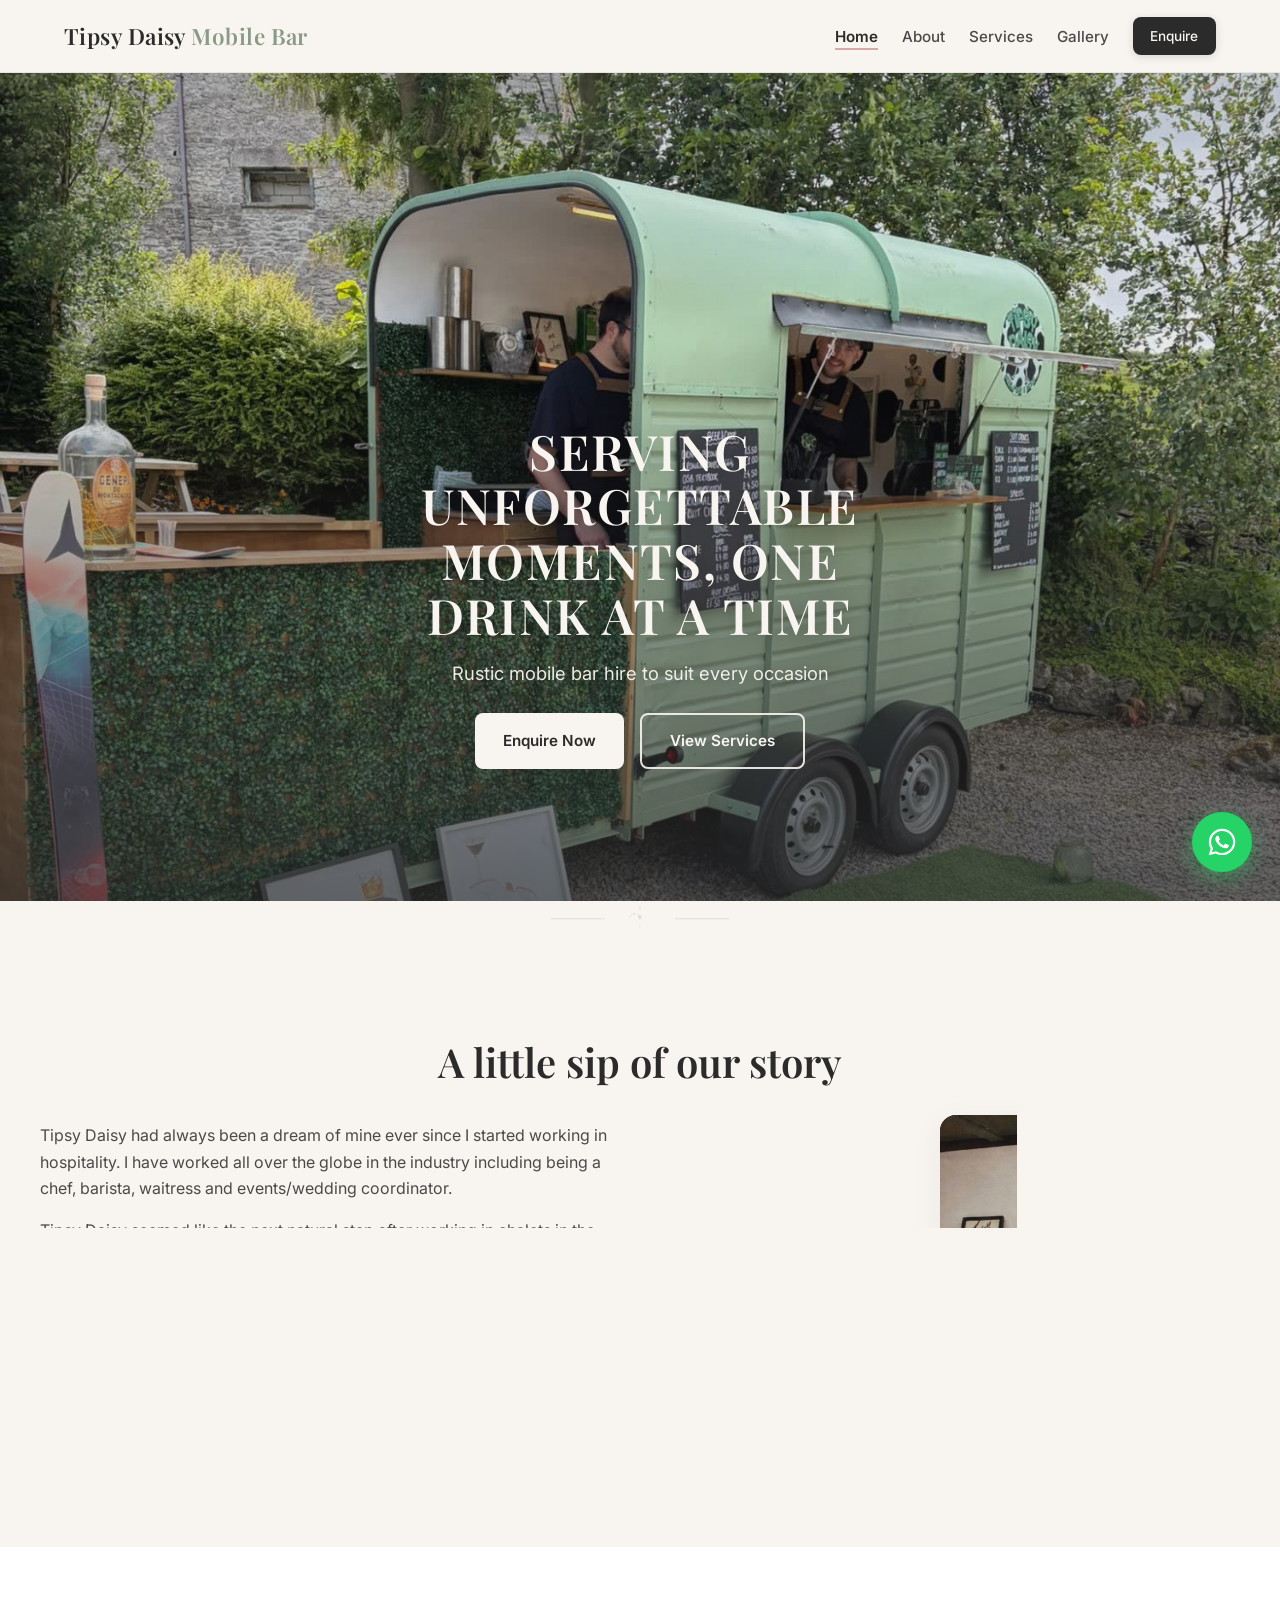
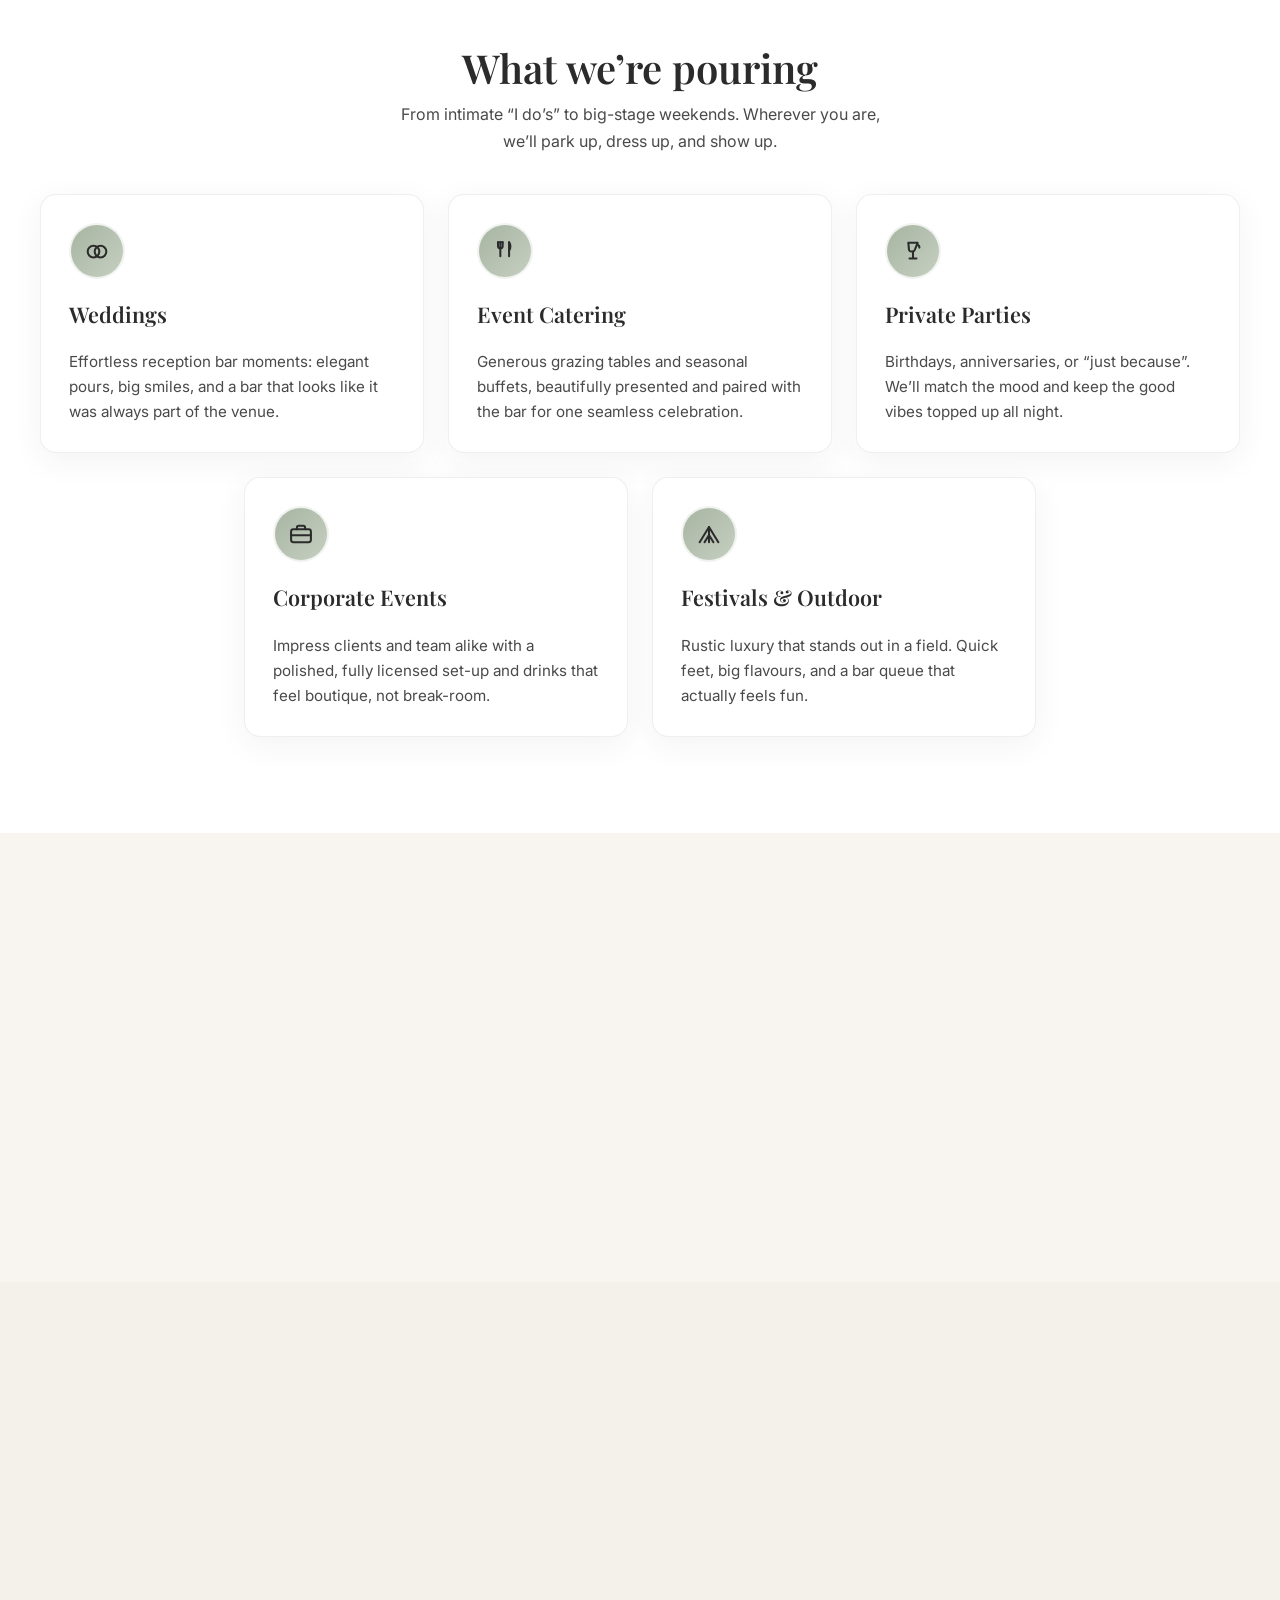
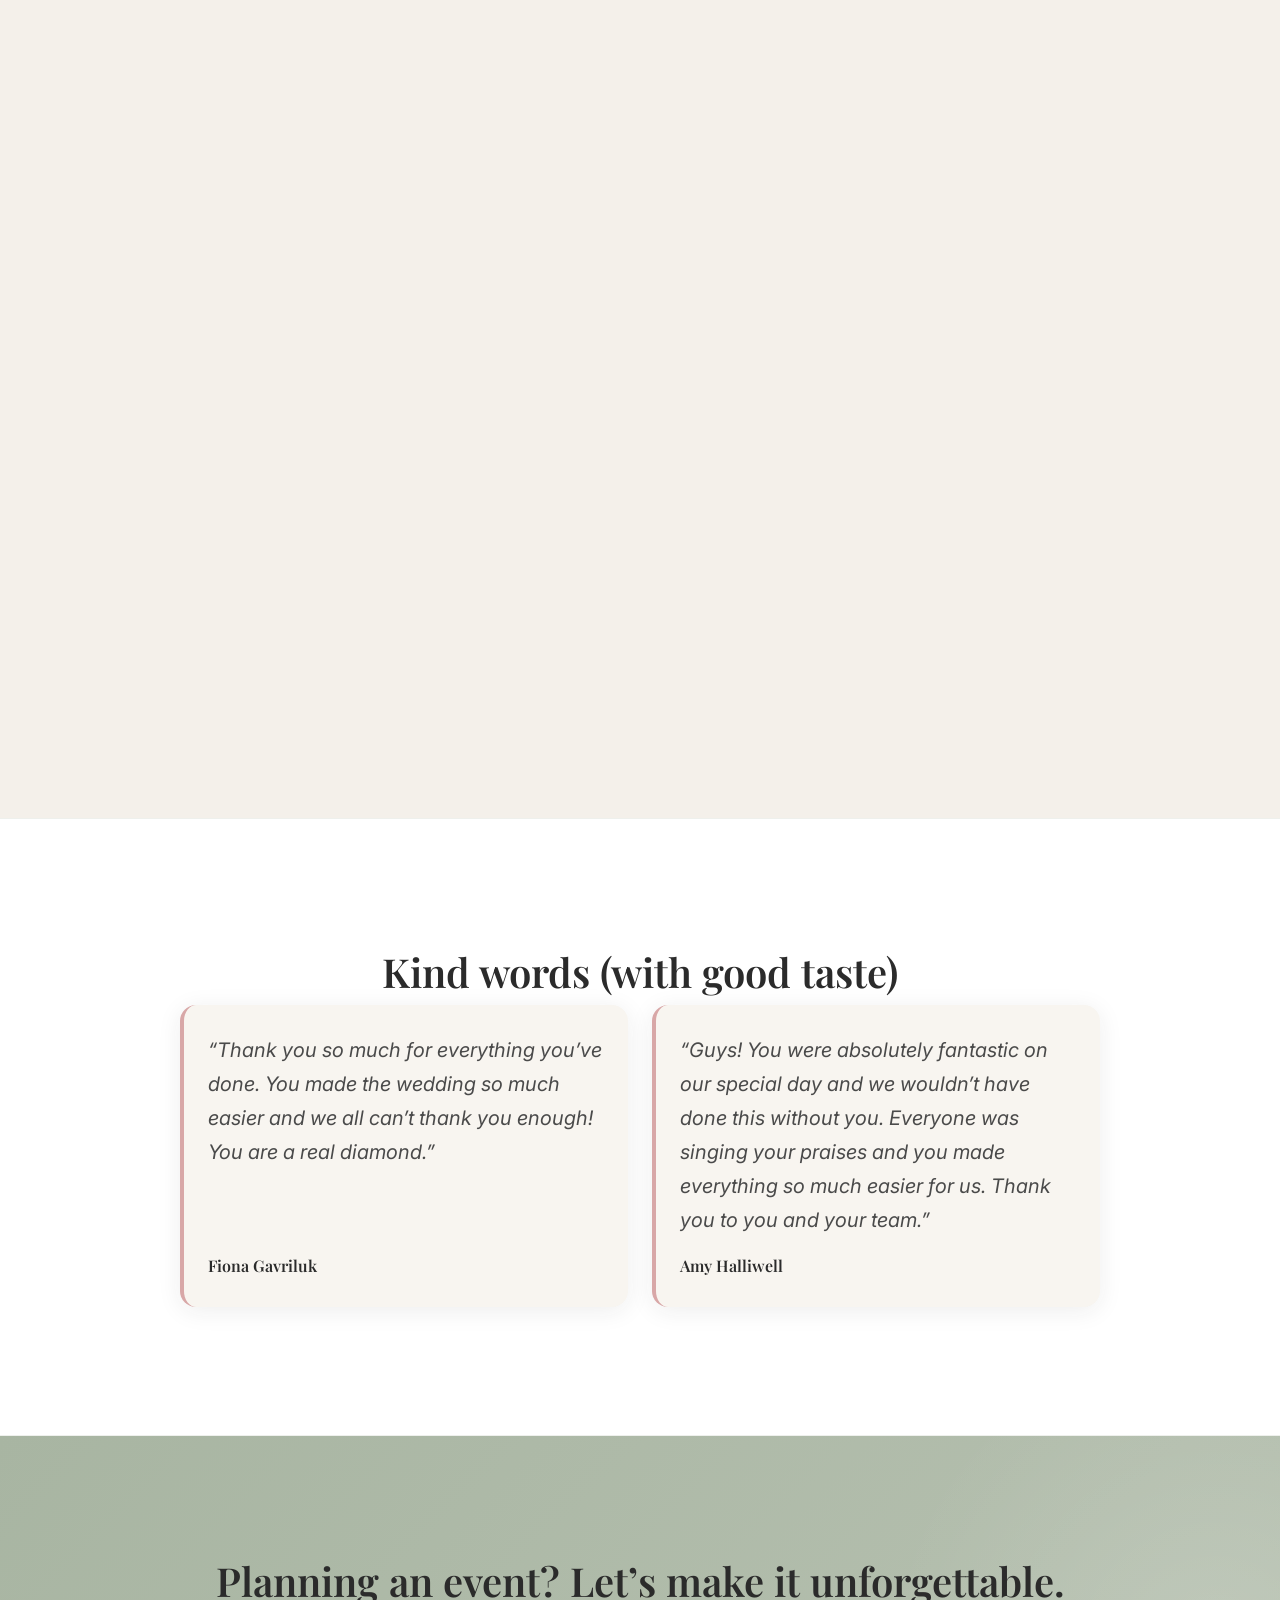
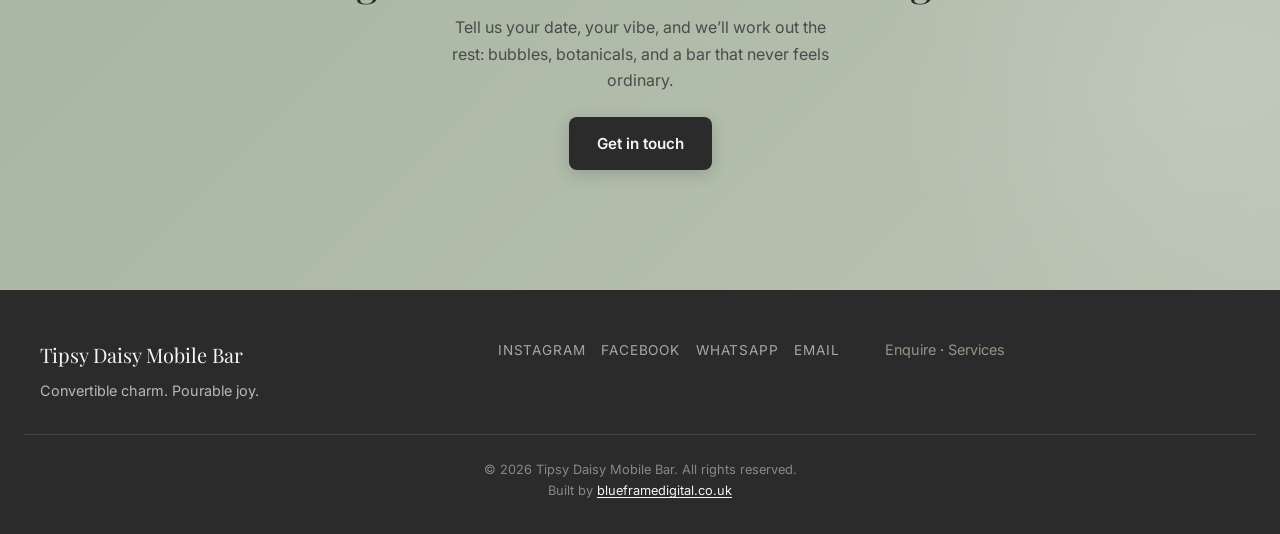
<file: index.html>
<!DOCTYPE html>
<html lang="en-GB">
  <head>
    <meta charset="utf-8" />
    <meta name="viewport" content="width=device-width, initial-scale=1" />
    <meta
      name="description"
      content="Tipsy Daisy Mobile Bar: luxury horsebox bar hire for weddings, parties, corporate events and festivals across the UK."
    />
    <title>Tipsy Daisy Mobile Bar | Luxury Mobile Bar Hire</title>
    <link rel="canonical" href="https://www.tipsydaisy.co.uk/" />
    <meta name="robots" content="index, follow" />
    <meta name="theme-color" content="#A8B5A2" />
    <meta property="og:type" content="website" />
    <meta property="og:site_name" content="Tipsy Daisy Mobile Bar" />
    <meta property="og:title" content="Tipsy Daisy Mobile Bar | Luxury Mobile Bar Hire" />
    <meta property="og:description" content="Luxury horsebox mobile bar hire for weddings, parties, corporate events and festivals across the UK." />
    <meta property="og:url" content="https://www.tipsydaisy.co.uk/" />
    <meta property="og:image" content="https://www.tipsydaisy.co.uk/images/og-share.jpg" />
    <meta property="og:image:type" content="image/jpeg" />
    <meta property="og:image:width" content="1200" />
    <meta property="og:image:height" content="630" />
    <meta property="og:image:alt" content="The sage green Tipsy Daisy horsebox bar set up outdoors" />
    <meta property="og:locale" content="en_GB" />
    <meta name="twitter:card" content="summary_large_image" />
    <meta name="twitter:title" content="Tipsy Daisy Mobile Bar | Luxury Mobile Bar Hire" />
    <meta name="twitter:description" content="Luxury horsebox mobile bar hire for weddings, parties, corporate events and festivals across the UK." />
    <meta name="twitter:image" content="https://www.tipsydaisy.co.uk/images/og-share.jpg" />
    <meta name="twitter:image:alt" content="The sage green Tipsy Daisy horsebox bar set up outdoors" />
    <link rel="preload" as="image" href="images/hero-bar-background.jpg" fetchpriority="high" />
    <link rel="icon" href="favicon.svg" type="image/svg+xml" />
    <link rel="preconnect" href="https://fonts.googleapis.com" />
    <link rel="preconnect" href="https://fonts.gstatic.com" crossorigin />
    <link
      href="https://fonts.googleapis.com/css2?family=Inter:wght@400;500;600&family=Playfair+Display:ital,wght@0,500;0,600;0,700;1,500&display=swap"
      rel="stylesheet"
    />
    <link rel="stylesheet" href="css/styles.css" />
    <script type="application/ld+json">
      {
        "@context": "https://schema.org",
        "@graph": [
          {
            "@type": "WebSite",
            "@id": "https://www.tipsydaisy.co.uk/#website",
            "url": "https://www.tipsydaisy.co.uk/",
            "name": "Tipsy Daisy Mobile Bar",
            "description": "Luxury horsebox mobile bar hire for weddings, parties, corporate events and festivals across the UK.",
            "inLanguage": "en-GB",
            "publisher": { "@id": "https://www.tipsydaisy.co.uk/#business" }
          },
          {
            "@type": "WebPage",
            "@id": "https://www.tipsydaisy.co.uk/#webpage",
            "url": "https://www.tipsydaisy.co.uk/",
            "name": "Tipsy Daisy Mobile Bar | Luxury Mobile Bar Hire",
            "description": "Tipsy Daisy Mobile Bar: luxury horsebox bar hire for weddings, parties, corporate events and festivals across the UK.",
            "isPartOf": { "@id": "https://www.tipsydaisy.co.uk/#website" },
            "about": { "@id": "https://www.tipsydaisy.co.uk/#business" },
            "inLanguage": "en-GB",
            "primaryImageOfPage": {
              "@type": "ImageObject",
              "url": "https://www.tipsydaisy.co.uk/images/og-share.jpg",
              "width": 1200,
              "height": 630
            }
          },
          {
            "@type": "LocalBusiness",
            "@id": "https://www.tipsydaisy.co.uk/#business",
            "name": "Tipsy Daisy Mobile Bar",
            "slogan": "Convertible charm. Pourable joy.",
            "description": "Luxury horsebox mobile bar hire and event catering for weddings, private parties, corporate events and festivals across the UK.",
            "url": "https://www.tipsydaisy.co.uk/",
            "image": "https://www.tipsydaisy.co.uk/images/og-share.jpg",
            "logo": "https://www.tipsydaisy.co.uk/favicon.svg",
            "email": "tipsydaisybar@gmail.com",
            "telephone": "+447737043143",
            "priceRange": "££",
            "areaServed": { "@type": "Country", "name": "United Kingdom" },
            "sameAs": [
              "https://www.instagram.com/tip_sydaisy/",
              "https://www.facebook.com/people/Tipsy-Daisy-Mobile-Bar/61582811261279/"
            ],
            "contactPoint": {
              "@type": "ContactPoint",
              "telephone": "+447737043143",
              "email": "tipsydaisybar@gmail.com",
              "contactType": "customer service",
              "availableLanguage": "English",
              "areaServed": "GB"
            },
            "makesOffer": [
              { "@type": "Offer", "itemOffered": { "@type": "Service", "name": "Weddings", "url": "https://www.tipsydaisy.co.uk/services.html#wed" } },
              { "@type": "Offer", "itemOffered": { "@type": "Service", "name": "Event Catering", "url": "https://www.tipsydaisy.co.uk/services.html#weddingbreakfasts" } },
              { "@type": "Offer", "itemOffered": { "@type": "Service", "name": "Private Parties", "url": "https://www.tipsydaisy.co.uk/services.html#private" } },
              { "@type": "Offer", "itemOffered": { "@type": "Service", "name": "Corporate Events", "url": "https://www.tipsydaisy.co.uk/services.html#corp" } },
              { "@type": "Offer", "itemOffered": { "@type": "Service", "name": "Festivals & Outdoor", "url": "https://www.tipsydaisy.co.uk/services.html" } }
            ],
            "review": [
              {
                "@type": "Review",
                "author": { "@type": "Person", "name": "Fiona Gavriluk" },
                "reviewBody": "Thank you so much for everything you’ve done. You made the wedding so much easier and we all can’t thank you enough! You are a real diamond."
              },
              {
                "@type": "Review",
                "author": { "@type": "Person", "name": "Amy Halliwell" },
                "reviewBody": "Guys! You were absolutely fantastic on our special day and we wouldn’t have done this without you. Everyone was singing your praises and you made everything so much easier for us. Thank you to you and your team."
              }
            ]
          }
        ]
      }
    </script>
  </head>
  <body>
    <a class="skip-link" href="#main">Skip to content</a>
    <header class="site-header" role="banner">
      <div class="header-inner">
        <a class="logo" href="index.html" aria-label="Tipsy Daisy Mobile Bar home"
          >Tipsy Daisy <span>Mobile Bar</span></a>
        <button
          class="nav-toggle"
          type="button"
          aria-expanded="false"
          aria-controls="primary-nav"
          id="nav-toggle"
        >
          <span class="sr-only">Menu</span>
          <svg viewBox="0 0 24 24" fill="none" stroke="currentColor" stroke-width="2" aria-hidden="true">
            <path d="M3 6h18M3 12h18M3 18h18" />
          </svg>
        </button>
        <nav class="main-nav" aria-label="Main">
          <ul class="nav-list" id="primary-nav">
            <li><a href="index.html" aria-current="page">Home</a></li>
            <li><a href="about.html">About</a></li>
            <li><a href="services.html">Services</a></li>
            <li><a href="gallery.html">Gallery</a></li>
            <li><a href="contact.html" class="btn btn-primary nav-cta">Enquire</a></li>
          </ul>
        </nav>
      </div>
    </header>

    <main id="main">
      <section class="hero hero--photo" aria-labelledby="hero-title">
        <div class="hero-bg">
          <img
            src="images/hero-bar-background.jpg"
            alt="The sage green Tipsy Daisy horsebox bar set up outdoors, with bartenders serving from the hatch"
            width="1500"
            height="2000"
            loading="eager"
            fetchpriority="high"
          />
        </div>
        <div class="hero-inner">
          <div class="hero-content">
            <h1 id="hero-title">Serving unforgettable moments, one drink at a time</h1>
            <p class="lead">Rustic mobile bar hire to suit every occasion</p>
            <div class="btn-group">
              <a class="btn btn-primary" href="contact.html">Enquire Now</a>
              <a class="btn btn-secondary" href="services.html">View Services</a>
            </div>
          </div>
        </div>
      </section>

      <svg
        class="floral-divider"
        viewBox="0 0 200 36"
        fill="none"
        xmlns="http://www.w3.org/2000/svg"
        aria-hidden="true"
        focusable="false"
      >
        <path
          d="M0 20h60M140 20h60"
          stroke="currentColor"
          stroke-width="1.2"
          stroke-linecap="round"
          opacity="0.45"
        />
        <path
          d="M88 20c0-4 3-6 6-4 2-3 5-1 5 1 0-3-1-4-2-2 0-1 2-2 2-1 0-1-1-1-1 1 0-1-2-1-1 1 1 0 0 0 0 0 1 1 0 0 0 0 0 0 0-1-1-1-1-1-2 1-1 0 0-1-1-1-1-1-1-2 1-1 0 0-1-1-1-1-1-1-2z"
          fill="currentColor"
          opacity="0.35"
        />
        <circle cx="100" cy="18" r="2.2" fill="currentColor" opacity="0.4" />
        <path
          d="M100 6v4M100 16v.5M100 20v.5M100 28v1"
          stroke="currentColor"
          stroke-width="1.2"
          stroke-linecap="round"
          opacity="0.35"
        />
      </svg>

      <section class="about-section" id="about" aria-labelledby="about-title">
        <div class="section-inner">
          <h2 id="about-title" class="section-title">A little sip of our story</h2>
          <div class="about-preview">
            <div class="about-text">
              <p>
                Tipsy Daisy had always been a dream of mine ever since I started working in hospitality.
                I have worked all over the globe in the industry including being a chef, barista, waitress
                and events/wedding coordinator.
              </p>
              <p>
                Tipsy Daisy seemed like the next natural step after working in chalets in the French Alps,
                weddings in the Lake District and pizza ovens at Glastonbury Festival.
              </p>
              <p>
                We strive to make every event memorable, whether you need just the bar or so much more. We
                can help you wet your whistles, line your stomachs and make everything happen for your
                special occasion
              </p>
            </div>
            <div class="about-illus">
              <img
                src="images/about-story-interior.png"
                alt="Tipsy Daisy bar interior: Tipsy Daisy neon over green foliage, back-bar optics, and wooden counter"
                width="800"
                height="800"
                loading="lazy"
                decoding="async"
              />
            </div>
          </div>
          <p class="text-center mt-1">
            <a class="btn btn-rose" href="about.html">Read our full story</a>
          </p>
        </div>
      </section>

      <section id="services" class="section-services" style="background: #fff" aria-labelledby="services-title">
        <div class="section-inner" style="padding-top: 2rem; padding-bottom: 2rem">
          <h2 id="services-title" class="section-title">What we’re pouring</h2>
          <p class="section-intro">
            From intimate “I do’s” to big-stage weekends. Wherever you are, we’ll park up, dress up, and
            show up.
          </p>
          <div class="cards-grid" role="list">
            <article class="service-card" role="listitem">
              <div class="service-icon" aria-hidden="true">
                <svg viewBox="0 0 24 24" fill="none" stroke="currentColor" stroke-width="1.75" stroke-linecap="round" stroke-linejoin="round">
                  <circle cx="9" cy="12.5" r="5" />
                  <circle cx="15" cy="12.5" r="5" />
                </svg>
              </div>
              <h3>Weddings</h3>
              <p>Effortless reception bar moments: elegant pours, big smiles, and a bar that looks like it
                was always part of the venue.</p>
            </article>
            <article class="service-card" role="listitem">
              <div class="service-icon" aria-hidden="true">
                <svg viewBox="0 0 24 24" fill="none" stroke="currentColor" stroke-width="1.75" stroke-linecap="round" stroke-linejoin="round">
                  <path d="M6 4.5v3.2a2 2 0 0 0 4 0V4.5" />
                  <path d="M8 4.5v12" />
                  <path d="M6 4.5h4" />
                  <path d="M15.5 4.5c1.6 2.4 1.6 4.6 0 7" />
                  <path d="M15.5 4.5V16.5" />
                </svg>
              </div>
              <h3>Event Catering</h3>
              <p>Generous grazing tables and seasonal buffets, beautifully presented and paired with the bar
                for one seamless celebration.</p>
            </article>
            <article class="service-card" role="listitem">
              <div class="service-icon" aria-hidden="true">
                <svg viewBox="0 0 24 24" fill="none" stroke="currentColor" stroke-width="1.75" stroke-linecap="round" stroke-linejoin="round">
                  <path d="M8 5h8l-2.6 6.2a2.2 2.2 0 0 1-2 1.3h-.8a2.2 2.2 0 0 1-2-1.3L8 5z" />
                  <path d="M12 12.5V18" />
                  <path d="M9 18.5h6" />
                  <path d="M15.5 6.5c1.2.4 2 1.4 2 2.6" />
                </svg>
              </div>
              <h3>Private Parties</h3>
              <p>Birthdays, anniversaries, or “just because”. We’ll match the mood and keep the good vibes
                topped up all night.</p>
            </article>
            <article class="service-card" role="listitem">
              <div class="service-icon" aria-hidden="true">
                <svg viewBox="0 0 24 24" fill="none" stroke="currentColor" stroke-width="1.75" stroke-linecap="round" stroke-linejoin="round">
                  <rect x="3.5" y="8" width="17" height="11" rx="2" />
                  <path d="M8.5 8V6.6A1.6 1.6 0 0 1 10.1 5h3.8a1.6 1.6 0 0 1 1.6 1.6V8" />
                  <path d="M3.5 13h17" />
                </svg>
              </div>
              <h3>Corporate Events</h3>
              <p>Impress clients and team alike with a polished, fully licensed set-up and drinks that
                feel boutique, not break-room.</p>
            </article>
            <article class="service-card" role="listitem">
              <div class="service-icon" aria-hidden="true">
                <svg viewBox="0 0 24 24" fill="none" stroke="currentColor" stroke-width="1.75" stroke-linecap="round" stroke-linejoin="round">
                  <path d="M4 19l8-13 8 13" />
                  <path d="M12 6v13" />
                  <path d="M8.2 19l3.8-6.2L15.8 19" />
                </svg>
              </div>
              <h3>Festivals &amp; Outdoor</h3>
              <p>Rustic luxury that stands out in a field. Quick feet, big flavours, and a bar queue that
                actually feels fun.</p>
            </article>
          </div>
        </div>
      </section>

      <section aria-labelledby="why-title">
        <div class="section-inner">
          <h2 id="why-title" class="section-title">Why choose us</h2>
          <svg
            class="floral-divider floral-divider--wide"
            viewBox="0 0 200 40"
            fill="none"
            xmlns="http://www.w3.org/2000/svg"
            aria-hidden="true"
          >
            <path
              d="M20 22h50M130 22h50"
              stroke="currentColor"
              stroke-width="1"
              opacity="0.4"
            />
            <circle cx="100" cy="20" r="4" fill="currentColor" opacity="0.25" />
            <path
              d="M100 4v6M100 10c4 0 6 2 4 4M100 10c-4 0-6 2-4 4M96 14h8"
              stroke="currentColor"
              stroke-width="0.8"
              stroke-linecap="round"
              opacity="0.4"
            />
          </svg>
          <div class="why-grid">
            <div class="feature-card">
              <h4>Unique horsebox bar</h4>
              <p>Head-turning charm with craft touches: an Instagram moment before anyone’s sipped a thing.</p>
            </div>
            <div class="feature-card">
              <h4>Fully licensed &amp; insured</h4>
              <p>We tick the right boxes, so you can focus on the guest list and the playlist.</p>
            </div>
            <div class="feature-card">
              <h4>Custom drink menus</h4>
              <p>Signature sips, seasonal spritzes, or a nod to your favourite local gin. We’ll curate
                the pour.</p>
            </div>
            <div class="feature-card">
              <h4>Friendly, professional service</h4>
              <p>Warm welcomes, steady hands, and a team that actually likes people (a handy trait behind
                a bar).</p>
            </div>
          </div>
        </div>
      </section>

      <section class="section-gallery" aria-labelledby="gallery-preview-title" style="background: #f4f0ea">
        <div class="section-inner">
          <h2 id="gallery-preview-title" class="section-title">A peek at the party</h2>
          <p class="section-intro">A few favourites from the field. See the full set in the gallery.</p>
          <div class="gallery-preview">
            <div class="gallery-tile gallery-tile--photo">
              <img
                src="images/gallery/gallery-01.png"
                alt="Tipsy Daisy mobile bar at an evening event"
                width="400"
                height="400"
                loading="lazy"
                decoding="async"
              />
            </div>
            <div class="gallery-tile gallery-tile--photo">
              <img
                src="images/gallery/gallery-02.png"
                alt="Guests at the horsebox bar"
                width="400"
                height="400"
                loading="lazy"
                decoding="async"
              />
            </div>
            <div class="gallery-tile gallery-tile--photo">
              <img
                src="images/gallery/gallery-03.png"
                alt="Tipsy Daisy bar at night in a courtyard"
                width="400"
                height="400"
                loading="lazy"
                decoding="async"
              />
            </div>
            <div class="gallery-tile gallery-tile--photo">
              <img
                src="images/gallery/gallery-04.png"
                alt="Sage green mobile bar in action"
                width="400"
                height="400"
                loading="lazy"
                decoding="async"
              />
            </div>
            <div class="gallery-tile gallery-tile--photo">
              <img
                src="images/gallery/gallery-05.png"
                alt="The Tipsy Daisy serving hatch"
                width="400"
                height="400"
                loading="lazy"
                decoding="async"
              />
            </div>
            <div class="gallery-tile gallery-tile--photo">
              <img
                src="images/gallery/gallery-06.png"
                alt="Evening event with the mobile bar"
                width="400"
                height="400"
                loading="lazy"
                decoding="async"
              />
            </div>
          </div>
          <p class="text-center" style="margin-top: 2rem">
            <a class="btn btn-secondary" href="gallery.html">View full gallery</a>
          </p>
        </div>
      </section>

      <section class="testimonials" aria-labelledby="testimonial-title">
        <div class="section-inner" style="padding-top: 4rem; padding-bottom: 4rem">
          <h2 id="testimonial-title" class="section-title">Kind words (with good taste)</h2>
          <div class="testimonial-grid">
            <blockquote class="testimonial-card">
              <p>
                “Thank you so much for everything you’ve done. You made the wedding so much easier and we
                all can’t thank you enough! You are a real diamond.”
              </p>
              <cite>Fiona Gavriluk</cite>
            </blockquote>
            <blockquote class="testimonial-card">
              <p>
                “Guys! You were absolutely fantastic on our special day and we wouldn’t have done this
                without you. Everyone was singing your praises and you made everything so much easier for
                us. Thank you to you and your team.”
              </p>
              <cite>Amy Halliwell</cite>
            </blockquote>
          </div>
        </div>
      </section>

      <section class="cta-band" aria-labelledby="cta-title">
        <div class="section-inner" style="padding-top: 3.5rem; padding-bottom: 3.5rem">
          <h2 id="cta-title">Planning an event? Let’s make it unforgettable.</h2>
          <p>Tell us your date, your vibe, and we’ll work out the rest: bubbles, botanicals, and a bar that
            never feels ordinary.</p>
          <a class="btn btn-primary" href="contact.html">Get in touch</a>
        </div>
      </section>
    </main>

    <footer class="site-footer" role="contentinfo">
      <div class="footer-inner">
        <div>
          <p class="footer-brand">Tipsy Daisy Mobile Bar</p>
          <p class="mb-0">Convertible charm. Pourable joy.</p>
        </div>
        <div>
          <h2 class="sr-only">Social</h2>
          <ul class="footer-social">
            <li><a href="https://www.instagram.com/tip_sydaisy/" rel="me noopener noreferrer" target="_blank">Instagram</a></li>
            <li><a href="https://www.facebook.com/people/Tipsy-Daisy-Mobile-Bar/61582811261279/" rel="me noopener noreferrer" target="_blank">Facebook</a></li>
            <li><a href="https://wa.me/447737043143" rel="noopener noreferrer" target="_blank">WhatsApp</a></li>
            <li><a href="mailto:tipsydaisybar@gmail.com">Email</a></li>
          </ul>
        </div>
        <div>
          <p>
            <a href="contact.html">Enquire</a> ·
            <a href="services.html">Services</a>
          </p>
        </div>
      </div>
      <div class="footer-bottom">
        <p>© <span id="y"></span> Tipsy Daisy Mobile Bar. All rights reserved.</p>
        <p class="footer-credit">Built by <a href="https://blueframedigital.co.uk" rel="noopener noreferrer" target="_blank">blueframedigital.co.uk</a></p>
      </div>
    </footer>
    <script src="js/main.js" defer></script>
  </body>
</html>
</file>
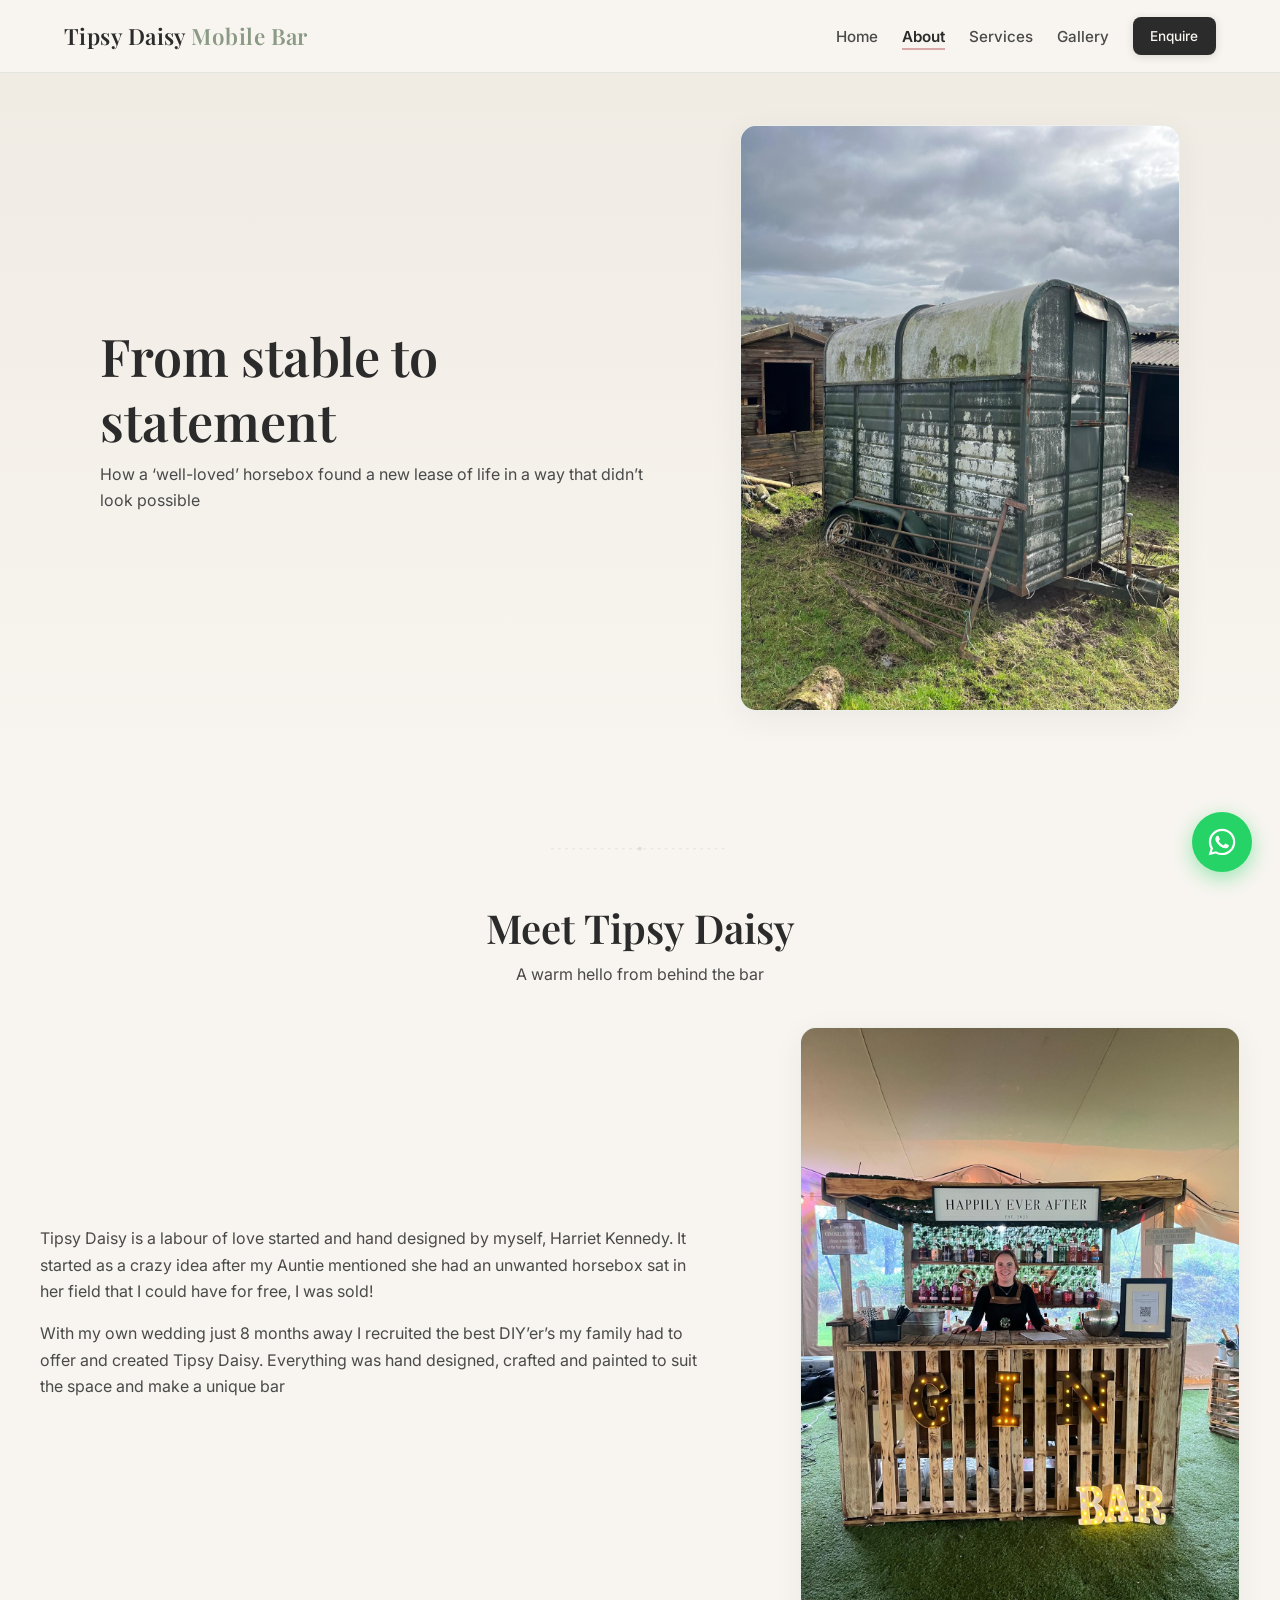
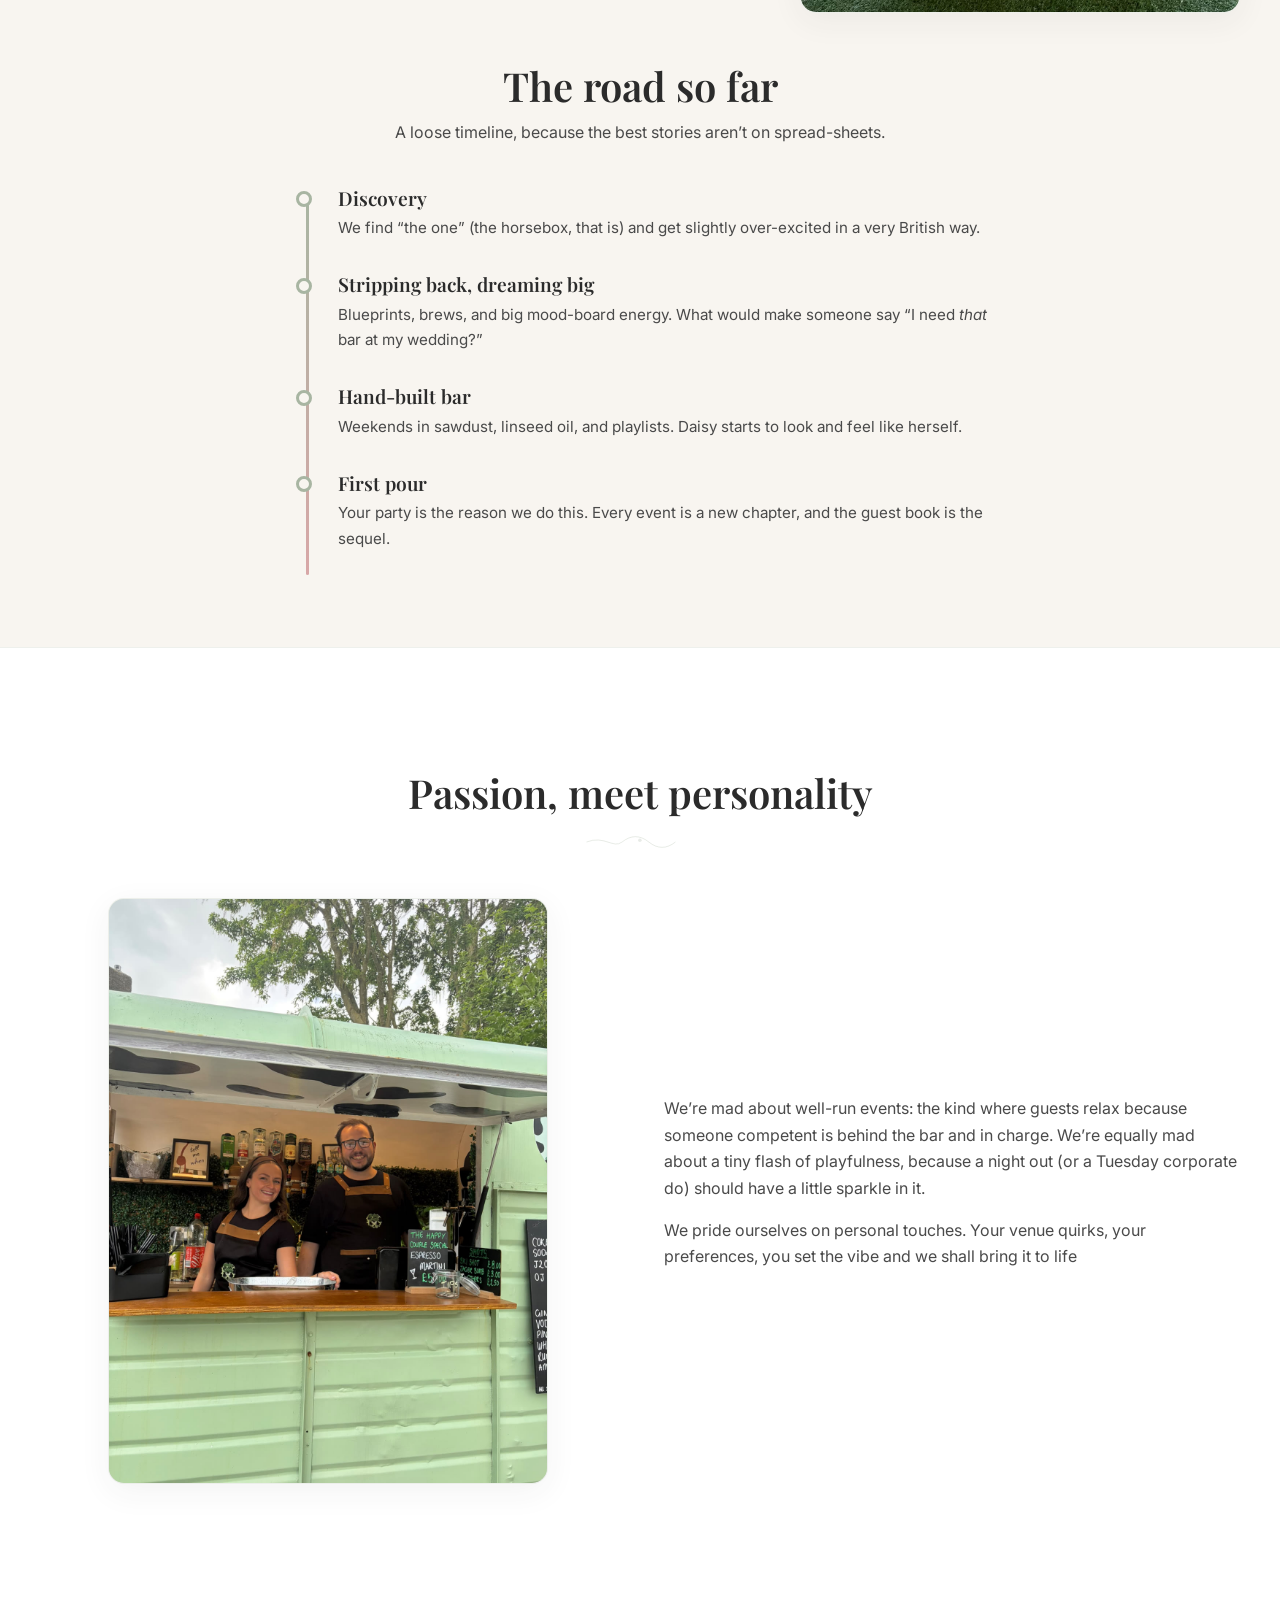
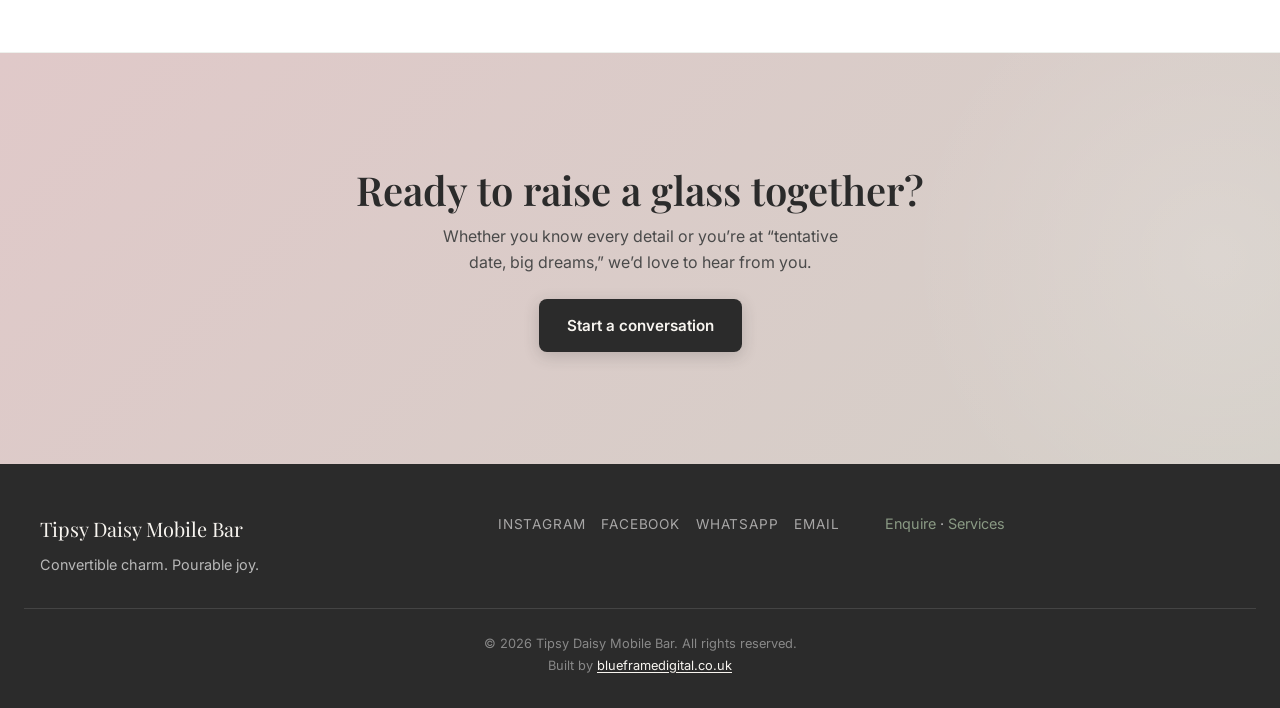
<file: about.html>
<!DOCTYPE html>
<html lang="en-GB">
  <head>
    <meta charset="utf-8" />
    <meta name="viewport" content="width=device-width, initial-scale=1" />
    <meta
      name="description"
      content="The story of Tipsy Daisy: from horsebox to hand-crafted mobile bar. Passion, personality, and pour-perfect service."
    />
    <title>Our Story | Tipsy Daisy Mobile Bar</title>
    <link rel="canonical" href="https://www.tipsydaisy.co.uk/about.html" />
    <meta name="robots" content="index, follow" />
    <meta name="theme-color" content="#A8B5A2" />
    <meta property="og:type" content="website" />
    <meta property="og:site_name" content="Tipsy Daisy Mobile Bar" />
    <meta property="og:title" content="Our Story | Tipsy Daisy Mobile Bar" />
    <meta property="og:description" content="The story of Tipsy Daisy: from horsebox to hand-crafted mobile bar. Passion, personality, and pour-perfect service." />
    <meta property="og:url" content="https://www.tipsydaisy.co.uk/about.html" />
    <meta property="og:image" content="https://www.tipsydaisy.co.uk/images/og-share.jpg" />
    <meta property="og:image:type" content="image/jpeg" />
    <meta property="og:image:width" content="1200" />
    <meta property="og:image:height" content="630" />
    <meta property="og:image:alt" content="The sage green Tipsy Daisy horsebox bar set up outdoors" />
    <meta property="og:locale" content="en_GB" />
    <meta name="twitter:card" content="summary_large_image" />
    <meta name="twitter:title" content="Our Story | Tipsy Daisy Mobile Bar" />
    <meta name="twitter:description" content="The story of Tipsy Daisy: from horsebox to hand-crafted mobile bar. Passion, personality, and pour-perfect service." />
    <meta name="twitter:image" content="https://www.tipsydaisy.co.uk/images/og-share.jpg" />
    <meta name="twitter:image:alt" content="The sage green Tipsy Daisy horsebox bar set up outdoors" />
    <link rel="icon" href="favicon.svg" type="image/svg+xml" />
    <link rel="preconnect" href="https://fonts.googleapis.com" />
    <link rel="preconnect" href="https://fonts.gstatic.com" crossorigin />
    <link
      href="https://fonts.googleapis.com/css2?family=Inter:wght@400;500;600&family=Playfair+Display:ital,wght@0,500;0,600;0,700;1,500&display=swap"
      rel="stylesheet"
    />
    <link rel="stylesheet" href="css/styles.css" />
    <script type="application/ld+json">
      {
        "@context": "https://schema.org",
        "@graph": [
          {
            "@type": "AboutPage",
            "@id": "https://www.tipsydaisy.co.uk/about.html#webpage",
            "url": "https://www.tipsydaisy.co.uk/about.html",
            "name": "Our Story | Tipsy Daisy Mobile Bar",
            "description": "The story of Tipsy Daisy: from horsebox to hand-crafted mobile bar. Passion, personality, and pour-perfect service.",
            "isPartOf": { "@id": "https://www.tipsydaisy.co.uk/#website" },
            "about": { "@id": "https://www.tipsydaisy.co.uk/#business" },
            "inLanguage": "en-GB"
          },
          {
            "@type": "BreadcrumbList",
            "itemListElement": [
              { "@type": "ListItem", "position": 1, "name": "Home", "item": "https://www.tipsydaisy.co.uk/" },
              { "@type": "ListItem", "position": 2, "name": "About", "item": "https://www.tipsydaisy.co.uk/about.html" }
            ]
          },
          {
            "@type": "LocalBusiness",
            "@id": "https://www.tipsydaisy.co.uk/#business",
            "name": "Tipsy Daisy Mobile Bar",
            "url": "https://www.tipsydaisy.co.uk/",
            "telephone": "+447737043143",
            "email": "tipsydaisybar@gmail.com",
            "image": "https://www.tipsydaisy.co.uk/images/og-share.jpg",
            "sameAs": [
              "https://www.instagram.com/tip_sydaisy/",
              "https://www.facebook.com/people/Tipsy-Daisy-Mobile-Bar/61582811261279/"
            ]
          }
        ]
      }
    </script>
  </head>
  <body>
    <a class="skip-link" href="#main">Skip to content</a>
    <header class="site-header" role="banner">
      <div class="header-inner">
        <a class="logo" href="index.html">Tipsy Daisy <span>Mobile Bar</span></a>
        <button
          class="nav-toggle"
          type="button"
          aria-expanded="false"
          aria-controls="primary-nav"
        >
          <span class="sr-only">Menu</span>
          <svg viewBox="0 0 24 24" fill="none" stroke="currentColor" stroke-width="2" aria-hidden="true">
            <path d="M3 6h18M3 12h18M3 18h18" />
          </svg>
        </button>
        <nav class="main-nav" aria-label="Main">
          <ul class="nav-list" id="primary-nav">
            <li><a href="index.html">Home</a></li>
            <li><a href="about.html" aria-current="page">About</a></li>
            <li><a href="services.html">Services</a></li>
            <li><a href="gallery.html">Gallery</a></li>
            <li><a href="contact.html" class="btn btn-primary nav-cta">Enquire</a></li>
          </ul>
        </nav>
      </div>
    </header>

    <main id="main">
      <header class="page-hero page-hero--story">
        <div class="page-hero-story">
          <div class="page-hero-copy">
            <h1>From stable to statement</h1>
            <p>
              How a ‘well-loved’ horsebox found a new lease of life in a way that didn’t look possible
            </p>
          </div>
          <figure class="page-hero-photo">
            <img
              src="images/about-original-horsebox.jpg"
              alt="The original weathered green horsebox in a farmyard, before it was converted into the Tipsy Daisy bar"
              width="1200"
              height="1600"
              loading="eager"
              fetchpriority="high"
            />
          </figure>
        </div>
      </header>

      <section aria-labelledby="story-1">
        <div class="section-inner">
          <svg
            class="floral-divider"
            viewBox="0 0 200 36"
            fill="none"
            xmlns="http://www.w3.org/2000/svg"
            aria-hidden="true"
          >
            <path
              d="M0 20h200"
              stroke="currentColor"
              stroke-width="1.2"
              stroke-dasharray="3 5"
              opacity="0.35"
            />
            <circle cx="100" cy="20" r="2.2" fill="currentColor" opacity="0.4" />
          </svg>
          <h2 id="story-1" class="section-title" style="margin-top: 0">Meet Tipsy Daisy</h2>
          <p class="section-intro">A warm hello from behind the bar</p>
          <div class="story-block story-block--portrait">
            <figure class="story-photo">
              <img
                src="images/about-harriet-bar.jpg"
                alt="Harriet Kennedy behind the wooden Tipsy Daisy gin bar, with a Happily Ever After sign and illuminated GIN BAR letters"
                width="1200"
                height="1600"
                loading="lazy"
              />
            </figure>
            <div class="story-text">
              <p>
                Tipsy Daisy is a labour of love started and hand designed by myself, Harriet Kennedy.
                It started as a crazy idea after my Auntie mentioned she had an unwanted horsebox sat
                in her field that I could have for free, I was sold!
              </p>
              <p>
                With my own wedding just 8 months away I recruited the best DIY’er’s my family had to
                offer and created Tipsy Daisy. Everything was hand designed, crafted and painted to
                suit the space and make a unique bar
              </p>
            </div>
          </div>

          <h2 class="section-title" style="margin-top: 3rem">The road so far</h2>
          <p class="section-intro">A loose timeline, because the best stories aren’t on spread-sheets.</p>
          <ol class="timeline" aria-label="Milestones">
            <li>
              <h3>Discovery</h3>
              <p>We find “the one” (the horsebox, that is) and get slightly over-excited in a very British way.</p>
            </li>
            <li>
              <h3>Stripping back, dreaming big</h3>
              <p>Blueprints, brews, and big mood-board energy. What would make someone say “I need <em>that</em> bar at my wedding?”</p>
            </li>
            <li>
              <h3>Hand-built bar</h3>
              <p>Weekends in sawdust, linseed oil, and playlists. Daisy starts to look and feel like herself.</p>
            </li>
            <li>
              <h3>First pour</h3>
              <p>Your party is the reason we do this. Every event is a new chapter, and the guest book is
                the sequel.</p>
            </li>
          </ol>
        </div>
      </section>

      <section class="testimonials" style="background: var(--white)" aria-labelledby="passion-title">
        <div class="section-inner" style="padding-top: 3.5rem; padding-bottom: 3.5rem">
          <h2 id="passion-title" class="section-title" style="margin-top: 0">Passion, meet personality</h2>
          <svg
            class="floral-divider"
            viewBox="0 0 200 36"
            fill="none"
            xmlns="http://www.w3.org/2000/svg"
            aria-hidden="true"
          >
            <path d="M40 18c20-8 30 8 40 0s20-8 30 0 20 8 30 0" stroke="currentColor" fill="none" stroke-width="1" opacity="0.4" />
            <circle cx="100" cy="16" r="2" fill="currentColor" opacity="0.35" />
          </svg>
          <div class="story-block story-block--reverse">
            <div class="story-text">
              <p>
                We’re mad about well-run events: the kind where guests relax because someone competent is
                behind the bar and in charge. We’re equally mad about a tiny flash of playfulness, because
                a night out (or a Tuesday corporate do) should have a little sparkle in it.
              </p>
              <p>
                We pride ourselves on personal touches. Your venue quirks, your preferences, you set the
                vibe and we shall bring it to life
              </p>
            </div>
            <figure class="story-photo">
              <img
                src="images/about-passion-team.jpg"
                alt="Two Tipsy Daisy bartenders smiling at the serving hatch of the sage green horsebox bar"
                width="1200"
                height="1600"
                loading="lazy"
              />
            </figure>
          </div>
        </div>
      </section>

      <section class="cta-band" style="background: linear-gradient(135deg, #e0c9c9 0%, #d4cfc8 100%)" aria-labelledby="cta-ab">
        <div class="section-inner" style="padding-top: 3rem; padding-bottom: 3rem">
          <h2 id="cta-ab" style="font-family: var(--font-serif); margin-top: 0">Ready to raise a glass together?</h2>
          <p>Whether you know every detail or you’re at “tentative date, big dreams,” we’d love to hear
            from you.</p>
          <a class="btn btn-primary" href="contact.html">Start a conversation</a>
        </div>
      </section>
    </main>

    <footer class="site-footer" role="contentinfo">
      <div class="footer-inner">
        <div>
          <p class="footer-brand">Tipsy Daisy Mobile Bar</p>
          <p class="mb-0">Convertible charm. Pourable joy.</p>
        </div>
        <div>
          <h2 class="sr-only">Social</h2>
          <ul class="footer-social">
            <li><a href="https://www.instagram.com/tip_sydaisy/" rel="me noopener noreferrer" target="_blank">Instagram</a></li>
            <li><a href="https://www.facebook.com/people/Tipsy-Daisy-Mobile-Bar/61582811261279/" rel="me noopener noreferrer" target="_blank">Facebook</a></li>
            <li><a href="https://wa.me/447737043143" rel="noopener noreferrer" target="_blank">WhatsApp</a></li>
            <li><a href="mailto:tipsydaisybar@gmail.com">Email</a></li>
          </ul>
        </div>
        <div>
          <p>
            <a href="contact.html">Enquire</a> ·
            <a href="services.html">Services</a>
          </p>
        </div>
      </div>
      <div class="footer-bottom">
        <p>© <span id="y"></span> Tipsy Daisy Mobile Bar. All rights reserved.</p>
        <p class="footer-credit">Built by <a href="https://blueframedigital.co.uk" rel="noopener noreferrer" target="_blank">blueframedigital.co.uk</a></p>
      </div>
    </footer>
    <script src="js/main.js" defer></script>
  </body>
</html>
</file>
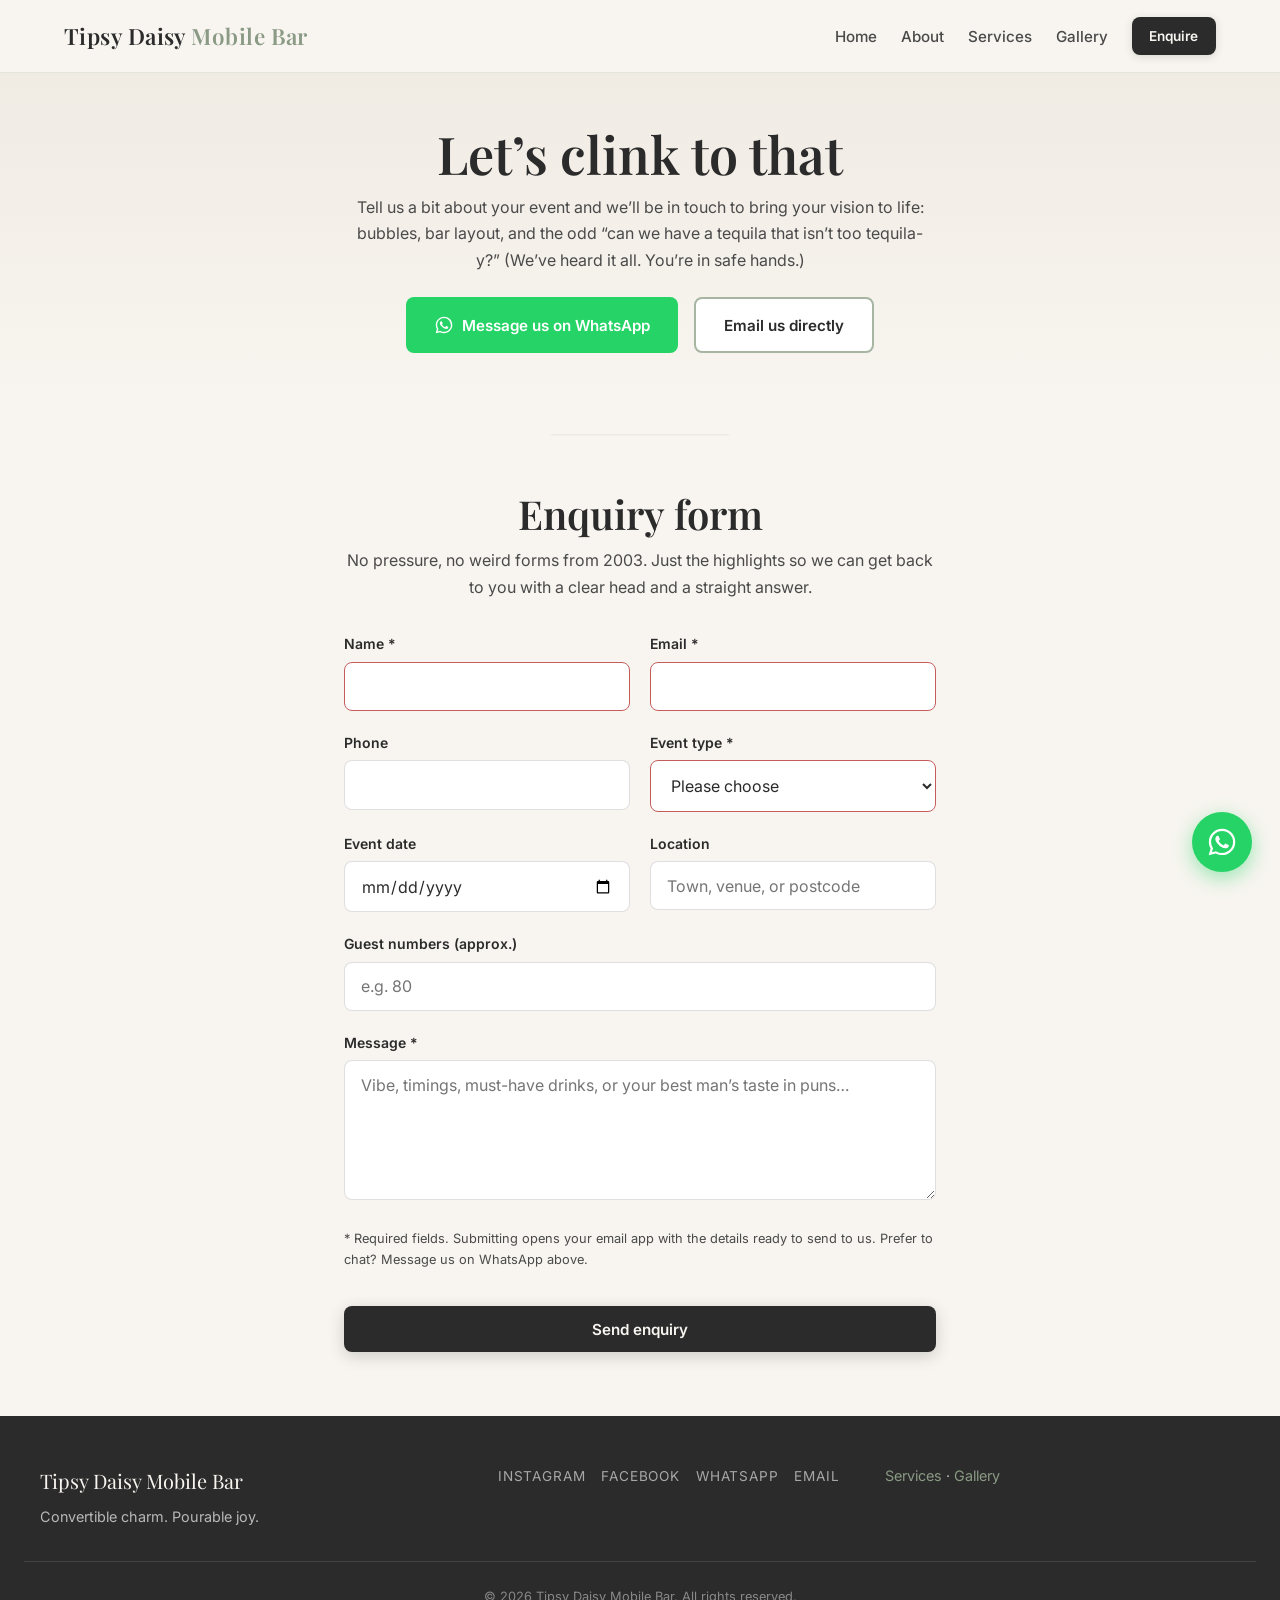
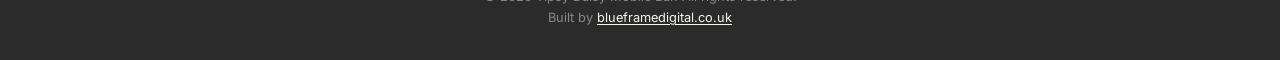
<file: contact.html>
<!DOCTYPE html>
<html lang="en-GB">
  <head>
    <meta charset="utf-8" />
    <meta name="viewport" content="width=device-width, initial-scale=1" />
    <meta
      name="description"
      content="Enquire about Tipsy Daisy mobile bar hire. Tell us about your wedding, party, or event."
    />
    <title>Enquire | Tipsy Daisy Mobile Bar</title>
    <link rel="canonical" href="https://www.tipsydaisy.co.uk/contact.html" />
    <meta name="robots" content="index, follow" />
    <meta name="theme-color" content="#A8B5A2" />
    <meta property="og:type" content="website" />
    <meta property="og:site_name" content="Tipsy Daisy Mobile Bar" />
    <meta property="og:title" content="Enquire | Tipsy Daisy Mobile Bar" />
    <meta property="og:description" content="Enquire about Tipsy Daisy mobile bar hire and event catering. Message us on WhatsApp or send your event details and we'll be in touch." />
    <meta property="og:url" content="https://www.tipsydaisy.co.uk/contact.html" />
    <meta property="og:image" content="https://www.tipsydaisy.co.uk/images/og-share.jpg" />
    <meta property="og:image:type" content="image/jpeg" />
    <meta property="og:image:width" content="1200" />
    <meta property="og:image:height" content="630" />
    <meta property="og:image:alt" content="The sage green Tipsy Daisy horsebox bar set up outdoors" />
    <meta property="og:locale" content="en_GB" />
    <meta name="twitter:card" content="summary_large_image" />
    <meta name="twitter:title" content="Enquire | Tipsy Daisy Mobile Bar" />
    <meta name="twitter:description" content="Enquire about Tipsy Daisy mobile bar hire and event catering. Message us on WhatsApp or send your event details and we'll be in touch." />
    <meta name="twitter:image" content="https://www.tipsydaisy.co.uk/images/og-share.jpg" />
    <meta name="twitter:image:alt" content="The sage green Tipsy Daisy horsebox bar set up outdoors" />
    <link rel="icon" href="favicon.svg" type="image/svg+xml" />
    <link rel="preconnect" href="https://fonts.googleapis.com" />
    <link rel="preconnect" href="https://fonts.gstatic.com" crossorigin />
    <link
      href="https://fonts.googleapis.com/css2?family=Inter:wght@400;500;600&family=Playfair+Display:ital,wght@0,500;0,600;0,700;1,500&display=swap"
      rel="stylesheet"
    />
    <link rel="stylesheet" href="css/styles.css" />
    <script type="application/ld+json">
      {
        "@context": "https://schema.org",
        "@graph": [
          {
            "@type": "ContactPage",
            "@id": "https://www.tipsydaisy.co.uk/contact.html#webpage",
            "url": "https://www.tipsydaisy.co.uk/contact.html",
            "name": "Enquire | Tipsy Daisy Mobile Bar",
            "description": "Enquire about Tipsy Daisy mobile bar hire. Tell us about your wedding, party, or event.",
            "isPartOf": { "@id": "https://www.tipsydaisy.co.uk/#website" },
            "about": { "@id": "https://www.tipsydaisy.co.uk/#business" },
            "inLanguage": "en-GB"
          },
          {
            "@type": "BreadcrumbList",
            "itemListElement": [
              { "@type": "ListItem", "position": 1, "name": "Home", "item": "https://www.tipsydaisy.co.uk/" },
              { "@type": "ListItem", "position": 2, "name": "Enquire", "item": "https://www.tipsydaisy.co.uk/contact.html" }
            ]
          },
          {
            "@type": "LocalBusiness",
            "@id": "https://www.tipsydaisy.co.uk/#business",
            "name": "Tipsy Daisy Mobile Bar",
            "url": "https://www.tipsydaisy.co.uk/",
            "telephone": "+447737043143",
            "email": "tipsydaisybar@gmail.com",
            "image": "https://www.tipsydaisy.co.uk/images/og-share.jpg",
            "sameAs": [
              "https://www.instagram.com/tip_sydaisy/",
              "https://www.facebook.com/people/Tipsy-Daisy-Mobile-Bar/61582811261279/"
            ]
          }
        ]
      }
    </script>
  </head>
  <body>
    <a class="skip-link" href="#main">Skip to content</a>
    <header class="site-header" role="banner">
      <div class="header-inner">
        <a class="logo" href="index.html">Tipsy Daisy <span>Mobile Bar</span></a>
        <button
          class="nav-toggle"
          type="button"
          aria-expanded="false"
          aria-controls="primary-nav"
        >
          <span class="sr-only">Menu</span>
          <svg viewBox="0 0 24 24" fill="none" stroke="currentColor" stroke-width="2" aria-hidden="true">
            <path d="M3 6h18M3 12h18M3 18h18" />
          </svg>
        </button>
        <nav class="main-nav" aria-label="Main">
          <ul class="nav-list" id="primary-nav">
            <li><a href="index.html">Home</a></li>
            <li><a href="about.html">About</a></li>
            <li><a href="services.html">Services</a></li>
            <li><a href="gallery.html">Gallery</a></li>
            <li><a href="contact.html" class="btn btn-primary nav-cta" aria-current="page">Enquire</a></li>
          </ul>
        </nav>
      </div>
    </header>

    <main id="main">
      <header class="page-hero">
        <h1>Let’s clink to that</h1>
        <p>
          Tell us a bit about your event and we’ll be in touch to bring your vision to life: bubbles, bar
          layout, and the odd “can we have a tequila that isn’t too tequila-y?” (We’ve heard it all. You’re
          in safe hands.)
        </p>
        <div class="contact-direct">
          <a
            class="btn btn-whatsapp"
            href="https://wa.me/447737043143?text=Hi%20Tipsy%20Daisy%2C%20I'd%20like%20to%20enquire%20about%20mobile%20bar%20hire%20%2F%20catering%20for%20my%20event."
            target="_blank"
            rel="noopener noreferrer"
          >
            <svg viewBox="0 0 24 24" aria-hidden="true" focusable="false"><path d="M19.05 4.91A9.82 9.82 0 0 0 12.04 2C6.58 2 2.13 6.45 2.13 11.91c0 1.75.46 3.46 1.32 4.97L2 22l5.25-1.38a9.86 9.86 0 0 0 4.79 1.22h.01c5.46 0 9.91-4.45 9.91-9.91 0-2.65-1.03-5.14-2.91-7.02ZM12.05 20.2h-.01a8.2 8.2 0 0 1-4.18-1.15l-.3-.18-3.11.82.83-3.04-.2-.31a8.18 8.18 0 0 1-1.26-4.38c0-4.54 3.7-8.23 8.24-8.23 2.2 0 4.27.86 5.82 2.42a8.18 8.18 0 0 1 2.41 5.82c0 4.54-3.69 8.23-8.23 8.23Zm4.52-6.16c-.25-.12-1.47-.72-1.69-.81-.23-.08-.39-.12-.56.12-.16.25-.64.81-.78.97-.14.17-.29.19-.54.06-.25-.12-1.05-.39-1.99-1.23-.74-.66-1.23-1.47-1.38-1.72-.14-.25-.01-.38.11-.5.11-.11.25-.29.37-.43.13-.14.17-.25.25-.41.08-.17.04-.31-.02-.43-.06-.12-.56-1.34-.76-1.84-.2-.48-.4-.42-.56-.43-.14-.01-.31-.01-.48-.01-.16 0-.43.06-.66.31-.23.25-.86.85-.86 2.07 0 1.22.89 2.4 1.01 2.56.12.17 1.75 2.67 4.23 3.74.59.26 1.05.41 1.41.52.59.19 1.13.16 1.56.1.48-.07 1.47-.6 1.68-1.18.21-.58.21-1.07.14-1.18-.06-.11-.22-.17-.47-.29Z"/></svg>
            Message us on WhatsApp
          </a>
          <a class="btn btn-secondary" href="mailto:tipsydaisybar@gmail.com">Email us directly</a>
        </div>
      </header>

      <section class="section-inner form-section" style="padding-top: 1rem; padding-bottom: 4rem" aria-labelledby="form-title">
        <svg
          class="floral-divider"
          viewBox="0 0 200 36"
          fill="none"
          xmlns="http://www.w3.org/2000/svg"
          aria-hidden="true"
        >
          <path
            d="M0 20h200"
            stroke="currentColor"
            stroke-width="1.2"
            stroke-linecap="round"
            opacity="0.3"
          />
        </svg>
        <h2 id="form-title" class="section-title" style="margin-top: 0.5rem">Enquiry form</h2>
        <p class="form-intro">
          No pressure, no weird forms from 2003. Just the highlights so we can get back to you with a
          clear head and a straight answer.
        </p>

        <form id="enquiry-form" class="form-grid" novalidate>
          <div class="form-row form-row--2">
            <div class="form-field">
              <label for="name">Name <span aria-hidden="true">*</span></label>
              <input type="text" id="name" name="name" autocomplete="name" required />
            </div>
            <div class="form-field">
              <label for="email">Email <span aria-hidden="true">*</span></label>
              <input type="email" id="email" name="email" autocomplete="email" inputmode="email" required />
            </div>
          </div>
          <div class="form-row form-row--2">
            <div class="form-field">
              <label for="phone">Phone</label>
              <input type="tel" id="phone" name="phone" autocomplete="tel" inputmode="tel" />
            </div>
            <div class="form-field">
              <label for="event-type">Event type <span aria-hidden="true">*</span></label>
              <select id="event-type" name="event-type" required>
                <option value="" selected disabled>Please choose</option>
                <option value="wedding">Wedding</option>
                <option value="wedding-breakfast">Wedding breakfast / catering</option>
                <option value="private">Private party</option>
                <option value="corporate">Corporate</option>
                <option value="festival">Festival / outdoor</option>
                <option value="bespoke">Bespoke / not sure yet</option>
              </select>
            </div>
          </div>
          <div class="form-row form-row--2">
            <div class="form-field">
              <label for="event-date">Event date</label>
              <input type="date" id="event-date" name="event-date" />
            </div>
            <div class="form-field">
              <label for="location">Location</label>
              <input type="text" id="location" name="location" autocomplete="address-line1" placeholder="Town, venue, or postcode" />
            </div>
          </div>
          <div class="form-field">
            <label for="guests">Guest numbers (approx.)</label>
            <input type="number" id="guests" name="guests" min="1" max="5000" inputmode="numeric" placeholder="e.g. 80" />
          </div>
          <div class="form-field">
            <label for="message">Message <span aria-hidden="true">*</span></label>
            <textarea id="message" name="message" required placeholder="Vibe, timings, must-have drinks, or your best man’s taste in puns…"></textarea>
          </div>
          <p style="font-size: 0.8rem; color: var(--charcoal-muted)">* Required fields. Submitting opens your email app with the details ready to send to us. Prefer to chat? Message us on WhatsApp above.</p>
          <button type="submit" class="btn btn-primary btn-block">Send enquiry</button>
        </form>

        <div id="form-success" class="form-success" role="status" aria-live="polite" tabindex="-1">
          <h3>Cheers. Your email’s ready to send!</h3>
          <p style="color: var(--charcoal-muted); margin: 0">
            Your email app should have opened with your enquiry details. Just hit send and we’ll get
            back to you soon. If nothing opened, email us at
            <a href="mailto:tipsydaisybar@gmail.com">tipsydaisybar@gmail.com</a> or message us on
            WhatsApp.
          </p>
        </div>
      </section>
    </main>

    <footer class="site-footer" role="contentinfo">
      <div class="footer-inner">
        <div>
          <p class="footer-brand">Tipsy Daisy Mobile Bar</p>
          <p class="mb-0">Convertible charm. Pourable joy.</p>
        </div>
        <div>
          <h2 class="sr-only">Social</h2>
          <ul class="footer-social">
            <li><a href="https://www.instagram.com/tip_sydaisy/" rel="me noopener noreferrer" target="_blank">Instagram</a></li>
            <li><a href="https://www.facebook.com/people/Tipsy-Daisy-Mobile-Bar/61582811261279/" rel="me noopener noreferrer" target="_blank">Facebook</a></li>
            <li><a href="https://wa.me/447737043143" rel="noopener noreferrer" target="_blank">WhatsApp</a></li>
            <li><a href="mailto:tipsydaisybar@gmail.com">Email</a></li>
          </ul>
        </div>
        <div>
          <p>
            <a href="services.html">Services</a> ·
            <a href="gallery.html">Gallery</a>
          </p>
        </div>
      </div>
      <div class="footer-bottom">
        <p>© <span id="y"></span> Tipsy Daisy Mobile Bar. All rights reserved.</p>
        <p class="footer-credit">Built by <a href="https://blueframedigital.co.uk" rel="noopener noreferrer" target="_blank">blueframedigital.co.uk</a></p>
      </div>
    </footer>
    <script src="js/main.js" defer></script>
  </body>
</html>
</file>
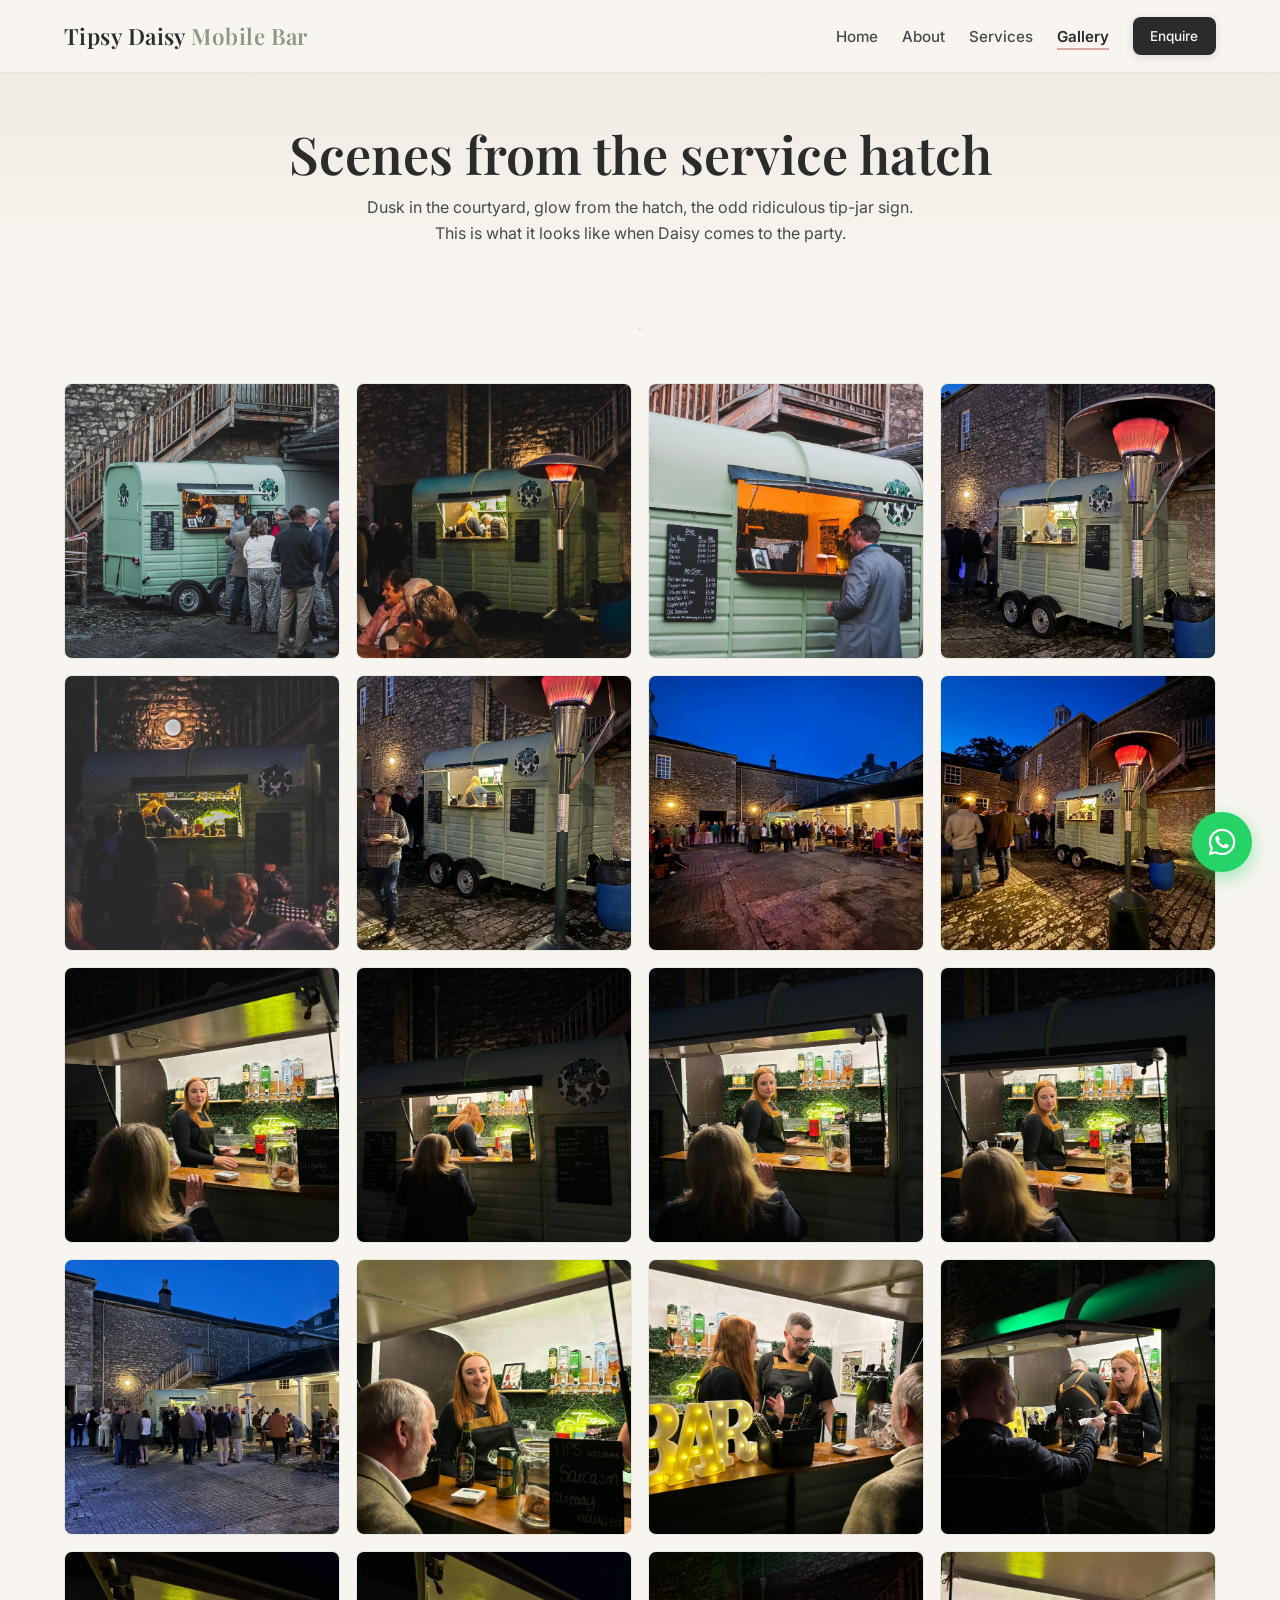
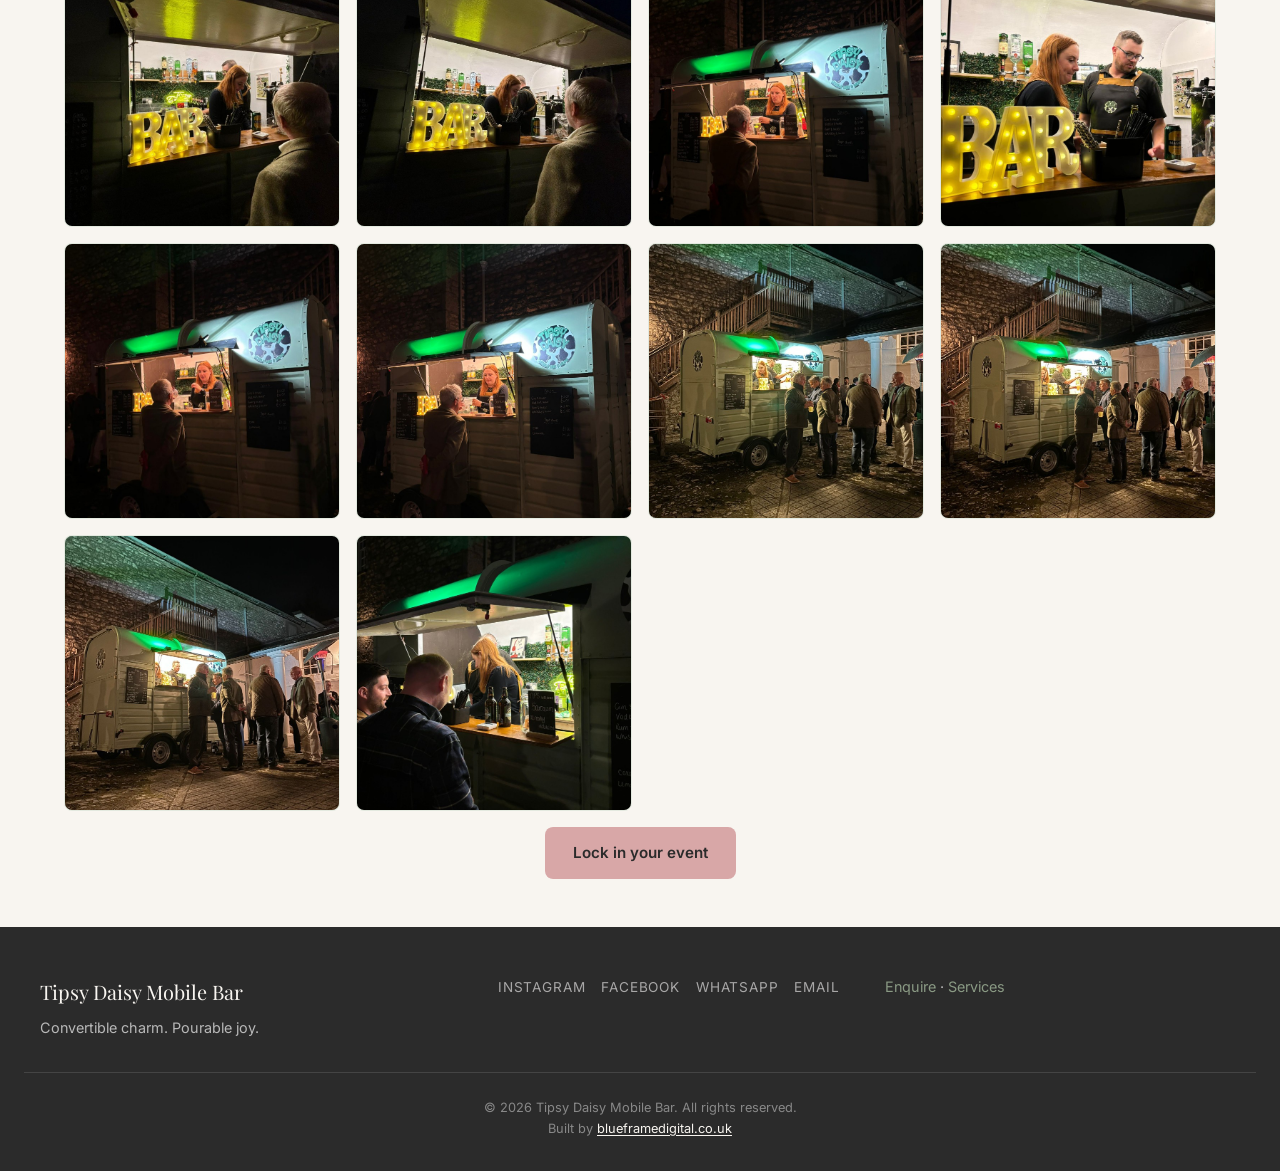
<file: gallery.html>
<!DOCTYPE html>
<html lang="en-GB">
  <head>
    <meta charset="utf-8" />
    <meta name="viewport" content="width=device-width, initial-scale=1" />
    <meta
      name="description"
      content="Photo gallery: Tipsy Daisy mobile bar at weddings, parties, and events."
    />
    <title>Gallery | Tipsy Daisy Mobile Bar</title>
    <link rel="canonical" href="https://www.tipsydaisy.co.uk/gallery.html" />
    <meta name="robots" content="index, follow" />
    <meta name="theme-color" content="#A8B5A2" />
    <meta property="og:type" content="website" />
    <meta property="og:site_name" content="Tipsy Daisy Mobile Bar" />
    <meta property="og:title" content="Gallery | Tipsy Daisy Mobile Bar" />
    <meta property="og:description" content="Photo gallery: the Tipsy Daisy mobile bar and catering at weddings, parties and events." />
    <meta property="og:url" content="https://www.tipsydaisy.co.uk/gallery.html" />
    <meta property="og:image" content="https://www.tipsydaisy.co.uk/images/og-share.jpg" />
    <meta property="og:image:type" content="image/jpeg" />
    <meta property="og:image:width" content="1200" />
    <meta property="og:image:height" content="630" />
    <meta property="og:image:alt" content="The sage green Tipsy Daisy horsebox bar set up outdoors" />
    <meta property="og:locale" content="en_GB" />
    <meta name="twitter:card" content="summary_large_image" />
    <meta name="twitter:title" content="Gallery | Tipsy Daisy Mobile Bar" />
    <meta name="twitter:description" content="Photo gallery: the Tipsy Daisy mobile bar and catering at weddings, parties and events." />
    <meta name="twitter:image" content="https://www.tipsydaisy.co.uk/images/og-share.jpg" />
    <meta name="twitter:image:alt" content="The sage green Tipsy Daisy horsebox bar set up outdoors" />
    <link rel="icon" href="favicon.svg" type="image/svg+xml" />
    <link rel="preconnect" href="https://fonts.googleapis.com" />
    <link rel="preconnect" href="https://fonts.gstatic.com" crossorigin />
    <link
      href="https://fonts.googleapis.com/css2?family=Inter:wght@400;500;600&family=Playfair+Display:ital,wght@0,500;0,600;0,700;1,500&display=swap"
      rel="stylesheet"
    />
    <link rel="stylesheet" href="css/styles.css" />
    <script type="application/ld+json">
      {
        "@context": "https://schema.org",
        "@graph": [
          {
            "@type": "ImageGallery",
            "@id": "https://www.tipsydaisy.co.uk/gallery.html#webpage",
            "url": "https://www.tipsydaisy.co.uk/gallery.html",
            "name": "Gallery | Tipsy Daisy Mobile Bar",
            "description": "Photo gallery: Tipsy Daisy mobile bar at weddings, parties, and events.",
            "isPartOf": { "@id": "https://www.tipsydaisy.co.uk/#website" },
            "about": { "@id": "https://www.tipsydaisy.co.uk/#business" },
            "inLanguage": "en-GB"
          },
          {
            "@type": "BreadcrumbList",
            "itemListElement": [
              { "@type": "ListItem", "position": 1, "name": "Home", "item": "https://www.tipsydaisy.co.uk/" },
              { "@type": "ListItem", "position": 2, "name": "Gallery", "item": "https://www.tipsydaisy.co.uk/gallery.html" }
            ]
          },
          {
            "@type": "LocalBusiness",
            "@id": "https://www.tipsydaisy.co.uk/#business",
            "name": "Tipsy Daisy Mobile Bar",
            "url": "https://www.tipsydaisy.co.uk/",
            "telephone": "+447737043143",
            "email": "tipsydaisybar@gmail.com",
            "image": "https://www.tipsydaisy.co.uk/images/og-share.jpg",
            "sameAs": [
              "https://www.instagram.com/tip_sydaisy/",
              "https://www.facebook.com/people/Tipsy-Daisy-Mobile-Bar/61582811261279/"
            ]
          }
        ]
      }
    </script>
  </head>
  <body>
    <a class="skip-link" href="#main">Skip to content</a>
    <header class="site-header" role="banner">
      <div class="header-inner">
        <a class="logo" href="index.html">Tipsy Daisy <span>Mobile Bar</span></a>
        <button
          class="nav-toggle"
          type="button"
          aria-expanded="false"
          aria-controls="primary-nav"
        >
          <span class="sr-only">Menu</span>
          <svg viewBox="0 0 24 24" fill="none" stroke="currentColor" stroke-width="2" aria-hidden="true">
            <path d="M3 6h18M3 12h18M3 18h18" />
          </svg>
        </button>
        <nav class="main-nav" aria-label="Main">
          <ul class="nav-list" id="primary-nav">
            <li><a href="index.html">Home</a></li>
            <li><a href="about.html">About</a></li>
            <li><a href="services.html">Services</a></li>
            <li><a href="gallery.html" aria-current="page">Gallery</a></li>
            <li><a href="contact.html" class="btn btn-primary nav-cta">Enquire</a></li>
          </ul>
        </nav>
      </div>
    </header>

    <main id="main">
      <header class="page-hero">
        <h1>Scenes from the service hatch</h1>
        <p>
          Dusk in the courtyard, glow from the hatch, the odd ridiculous tip-jar sign. This is what it
          looks like when Daisy comes to the party.
        </p>
      </header>

      <section class="section-inner" style="padding-top: 1.5rem; padding-bottom: 3rem" aria-label="Image gallery">
        <svg
          class="floral-divider"
          viewBox="0 0 200 36"
          fill="none"
          xmlns="http://www.w3.org/2000/svg"
          aria-hidden="true"
        >
          <path
            d="M0 20h200"
            stroke="currentColor"
            stroke-width="1.2"
            stroke-dasharray="1 6"
            opacity="0.35"
          />
          <circle cx="100" cy="20" r="1.5" fill="currentColor" opacity="0.45" />
        </svg>
        <div class="gallery-page-grid">
          <button type="button" class="gallery-tile gallery-tile--lightbox" data-lightbox data-src="images/gallery/gallery-01.png" data-caption="Tipsy Daisy mobile bar: event photo 1" aria-label="Open photo 1 in full size">
            <img src="images/gallery/gallery-01.png" alt="Tipsy Daisy mobile bar in action, photo 1 of 26" width="800" height="800" loading="eager" decoding="async" />
          </button>
          <button type="button" class="gallery-tile gallery-tile--lightbox" data-lightbox data-src="images/gallery/gallery-02.png" data-caption="Tipsy Daisy mobile bar: event photo 2" aria-label="Open photo 2 in full size">
            <img src="images/gallery/gallery-02.png" alt="Tipsy Daisy mobile bar in action, photo 2 of 26" width="800" height="800" loading="eager" decoding="async" />
          </button>
          <button type="button" class="gallery-tile gallery-tile--lightbox" data-lightbox data-src="images/gallery/gallery-03.png" data-caption="Tipsy Daisy mobile bar: event photo 3" aria-label="Open photo 3 in full size">
            <img src="images/gallery/gallery-03.png" alt="Tipsy Daisy mobile bar in action, photo 3 of 26" width="800" height="800" loading="eager" decoding="async" />
          </button>
          <button type="button" class="gallery-tile gallery-tile--lightbox" data-lightbox data-src="images/gallery/gallery-04.png" data-caption="Tipsy Daisy mobile bar: event photo 4" aria-label="Open photo 4 in full size">
            <img src="images/gallery/gallery-04.png" alt="Tipsy Daisy mobile bar in action, photo 4 of 26" width="800" height="800" loading="eager" decoding="async" />
          </button>
          <button type="button" class="gallery-tile gallery-tile--lightbox" data-lightbox data-src="images/gallery/gallery-05.png" data-caption="Tipsy Daisy mobile bar: event photo 5" aria-label="Open photo 5 in full size">
            <img src="images/gallery/gallery-05.png" alt="Tipsy Daisy mobile bar in action, photo 5 of 26" width="800" height="800" loading="lazy" decoding="async" />
          </button>
          <button type="button" class="gallery-tile gallery-tile--lightbox" data-lightbox data-src="images/gallery/gallery-06.png" data-caption="Tipsy Daisy mobile bar: event photo 6" aria-label="Open photo 6 in full size">
            <img src="images/gallery/gallery-06.png" alt="Tipsy Daisy mobile bar in action, photo 6 of 26" width="800" height="800" loading="lazy" decoding="async" />
          </button>
          <button type="button" class="gallery-tile gallery-tile--lightbox" data-lightbox data-src="images/gallery/gallery-07.png" data-caption="Tipsy Daisy mobile bar: event photo 7" aria-label="Open photo 7 in full size">
            <img src="images/gallery/gallery-07.png" alt="Tipsy Daisy mobile bar in action, photo 7 of 26" width="800" height="800" loading="lazy" decoding="async" />
          </button>
          <button type="button" class="gallery-tile gallery-tile--lightbox" data-lightbox data-src="images/gallery/gallery-08.png" data-caption="Tipsy Daisy mobile bar: event photo 8" aria-label="Open photo 8 in full size">
            <img src="images/gallery/gallery-08.png" alt="Tipsy Daisy mobile bar in action, photo 8 of 26" width="800" height="800" loading="lazy" decoding="async" />
          </button>
          <button type="button" class="gallery-tile gallery-tile--lightbox" data-lightbox data-src="images/gallery/gallery-09.png" data-caption="Tipsy Daisy mobile bar: event photo 9" aria-label="Open photo 9 in full size">
            <img src="images/gallery/gallery-09.png" alt="Tipsy Daisy mobile bar in action, photo 9 of 26" width="800" height="800" loading="lazy" decoding="async" />
          </button>
          <button type="button" class="gallery-tile gallery-tile--lightbox" data-lightbox data-src="images/gallery/gallery-10.png" data-caption="Tipsy Daisy mobile bar: event photo 10" aria-label="Open photo 10 in full size">
            <img src="images/gallery/gallery-10.png" alt="Tipsy Daisy mobile bar in action, photo 10 of 26" width="800" height="800" loading="lazy" decoding="async" />
          </button>
          <button type="button" class="gallery-tile gallery-tile--lightbox" data-lightbox data-src="images/gallery/gallery-11.png" data-caption="Tipsy Daisy mobile bar: event photo 11" aria-label="Open photo 11 in full size">
            <img src="images/gallery/gallery-11.png" alt="Tipsy Daisy mobile bar in action, photo 11 of 26" width="800" height="800" loading="lazy" decoding="async" />
          </button>
          <button type="button" class="gallery-tile gallery-tile--lightbox" data-lightbox data-src="images/gallery/gallery-12.png" data-caption="Tipsy Daisy mobile bar: event photo 12" aria-label="Open photo 12 in full size">
            <img src="images/gallery/gallery-12.png" alt="Tipsy Daisy mobile bar in action, photo 12 of 26" width="800" height="800" loading="lazy" decoding="async" />
          </button>
          <button type="button" class="gallery-tile gallery-tile--lightbox" data-lightbox data-src="images/gallery/gallery-13.png" data-caption="Tipsy Daisy mobile bar: event photo 13" aria-label="Open photo 13 in full size">
            <img src="images/gallery/gallery-13.png" alt="Tipsy Daisy mobile bar in action, photo 13 of 26" width="800" height="800" loading="lazy" decoding="async" />
          </button>
          <button type="button" class="gallery-tile gallery-tile--lightbox" data-lightbox data-src="images/gallery/gallery-14.png" data-caption="Tipsy Daisy mobile bar: event photo 14" aria-label="Open photo 14 in full size">
            <img src="images/gallery/gallery-14.png" alt="Tipsy Daisy mobile bar in action, photo 14 of 26" width="800" height="800" loading="lazy" decoding="async" />
          </button>
          <button type="button" class="gallery-tile gallery-tile--lightbox" data-lightbox data-src="images/gallery/gallery-15.png" data-caption="Tipsy Daisy mobile bar: event photo 15" aria-label="Open photo 15 in full size">
            <img src="images/gallery/gallery-15.png" alt="Tipsy Daisy mobile bar in action, photo 15 of 26" width="800" height="800" loading="lazy" decoding="async" />
          </button>
          <button type="button" class="gallery-tile gallery-tile--lightbox" data-lightbox data-src="images/gallery/gallery-16.png" data-caption="Tipsy Daisy mobile bar: event photo 16" aria-label="Open photo 16 in full size">
            <img src="images/gallery/gallery-16.png" alt="Tipsy Daisy mobile bar in action, photo 16 of 26" width="800" height="800" loading="lazy" decoding="async" />
          </button>
          <button type="button" class="gallery-tile gallery-tile--lightbox" data-lightbox data-src="images/gallery/gallery-17.png" data-caption="Tipsy Daisy mobile bar: event photo 17" aria-label="Open photo 17 in full size">
            <img src="images/gallery/gallery-17.png" alt="Tipsy Daisy mobile bar in action, photo 17 of 26" width="800" height="800" loading="lazy" decoding="async" />
          </button>
          <button type="button" class="gallery-tile gallery-tile--lightbox" data-lightbox data-src="images/gallery/gallery-18.png" data-caption="Tipsy Daisy mobile bar: event photo 18" aria-label="Open photo 18 in full size">
            <img src="images/gallery/gallery-18.png" alt="Tipsy Daisy mobile bar in action, photo 18 of 26" width="800" height="800" loading="lazy" decoding="async" />
          </button>
          <button type="button" class="gallery-tile gallery-tile--lightbox" data-lightbox data-src="images/gallery/gallery-19.png" data-caption="Tipsy Daisy mobile bar: event photo 19" aria-label="Open photo 19 in full size">
            <img src="images/gallery/gallery-19.png" alt="Tipsy Daisy mobile bar in action, photo 19 of 26" width="800" height="800" loading="lazy" decoding="async" />
          </button>
          <button type="button" class="gallery-tile gallery-tile--lightbox" data-lightbox data-src="images/gallery/gallery-20.png" data-caption="Tipsy Daisy mobile bar: event photo 20" aria-label="Open photo 20 in full size">
            <img src="images/gallery/gallery-20.png" alt="Tipsy Daisy mobile bar in action, photo 20 of 26" width="800" height="800" loading="lazy" decoding="async" />
          </button>
          <button type="button" class="gallery-tile gallery-tile--lightbox" data-lightbox data-src="images/gallery/gallery-21.png" data-caption="Tipsy Daisy mobile bar: event photo 21" aria-label="Open photo 21 in full size">
            <img src="images/gallery/gallery-21.png" alt="Tipsy Daisy mobile bar in action, photo 21 of 26" width="800" height="800" loading="lazy" decoding="async" />
          </button>
          <button type="button" class="gallery-tile gallery-tile--lightbox" data-lightbox data-src="images/gallery/gallery-22.png" data-caption="Tipsy Daisy mobile bar: event photo 22" aria-label="Open photo 22 in full size">
            <img src="images/gallery/gallery-22.png" alt="Tipsy Daisy mobile bar in action, photo 22 of 26" width="800" height="800" loading="lazy" decoding="async" />
          </button>
          <button type="button" class="gallery-tile gallery-tile--lightbox" data-lightbox data-src="images/gallery/gallery-23.png" data-caption="Tipsy Daisy mobile bar: event photo 23" aria-label="Open photo 23 in full size">
            <img src="images/gallery/gallery-23.png" alt="Tipsy Daisy mobile bar in action, photo 23 of 26" width="800" height="800" loading="lazy" decoding="async" />
          </button>
          <button type="button" class="gallery-tile gallery-tile--lightbox" data-lightbox data-src="images/gallery/gallery-24.png" data-caption="Tipsy Daisy mobile bar: event photo 24" aria-label="Open photo 24 in full size">
            <img src="images/gallery/gallery-24.png" alt="Tipsy Daisy mobile bar in action, photo 24 of 26" width="800" height="800" loading="lazy" decoding="async" />
          </button>
          <button type="button" class="gallery-tile gallery-tile--lightbox" data-lightbox data-src="images/gallery/gallery-25.png" data-caption="Tipsy Daisy mobile bar: event photo 25" aria-label="Open photo 25 in full size">
            <img src="images/gallery/gallery-25.png" alt="Tipsy Daisy mobile bar in action, photo 25 of 26" width="800" height="800" loading="lazy" decoding="async" />
          </button>
          <button type="button" class="gallery-tile gallery-tile--lightbox" data-lightbox data-src="images/gallery/gallery-26.png" data-caption="Tipsy Daisy mobile bar: event photo 26" aria-label="Open photo 26 in full size">
            <img src="images/gallery/gallery-26.png" alt="Tipsy Daisy mobile bar in action, photo 26 of 26" width="800" height="800" loading="lazy" decoding="async" />
          </button>
        </div>
        <p class="text-center" style="margin-top: 1rem">
          <a class="btn btn-rose" href="contact.html">Lock in your event</a>
        </p>
      </section>
    </main>

    <div
      id="lightbox"
      class="lightbox"
      aria-hidden="true"
      role="dialog"
      aria-modal="true"
      aria-labelledby="lightbox-caption"
    >
      <div class="lightbox-inner">
        <button type="button" class="lightbox-close" aria-label="Close">×</button>
        <img
          id="lightbox-img"
          src="[data-uri]"
          alt=""
          width="800"
          height="600"
          hidden
        />
        <div id="lightbox-placeholder" class="lightbox-placeholder" hidden>
          No image file yet. Add your <code>data-src</code> when the photos are ready. Thanks for the preview
          click!
        </div>
        <p id="lightbox-caption" class="lightbox-cap"></p>
      </div>
    </div>

    <footer class="site-footer" role="contentinfo">
      <div class="footer-inner">
        <div>
          <p class="footer-brand">Tipsy Daisy Mobile Bar</p>
          <p class="mb-0">Convertible charm. Pourable joy.</p>
        </div>
        <div>
          <h2 class="sr-only">Social</h2>
          <ul class="footer-social">
            <li><a href="https://www.instagram.com/tip_sydaisy/" rel="me noopener noreferrer" target="_blank">Instagram</a></li>
            <li><a href="https://www.facebook.com/people/Tipsy-Daisy-Mobile-Bar/61582811261279/" rel="me noopener noreferrer" target="_blank">Facebook</a></li>
            <li><a href="https://wa.me/447737043143" rel="noopener noreferrer" target="_blank">WhatsApp</a></li>
            <li><a href="mailto:tipsydaisybar@gmail.com">Email</a></li>
          </ul>
        </div>
        <div>
          <p>
            <a href="contact.html">Enquire</a> ·
            <a href="services.html">Services</a>
          </p>
        </div>
      </div>
      <div class="footer-bottom">
        <p>© <span id="y"></span> Tipsy Daisy Mobile Bar. All rights reserved.</p>
        <p class="footer-credit">Built by <a href="https://blueframedigital.co.uk" rel="noopener noreferrer" target="_blank">blueframedigital.co.uk</a></p>
      </div>
    </footer>
    <script src="js/main.js" defer></script>
  </body>
</html>
</file>
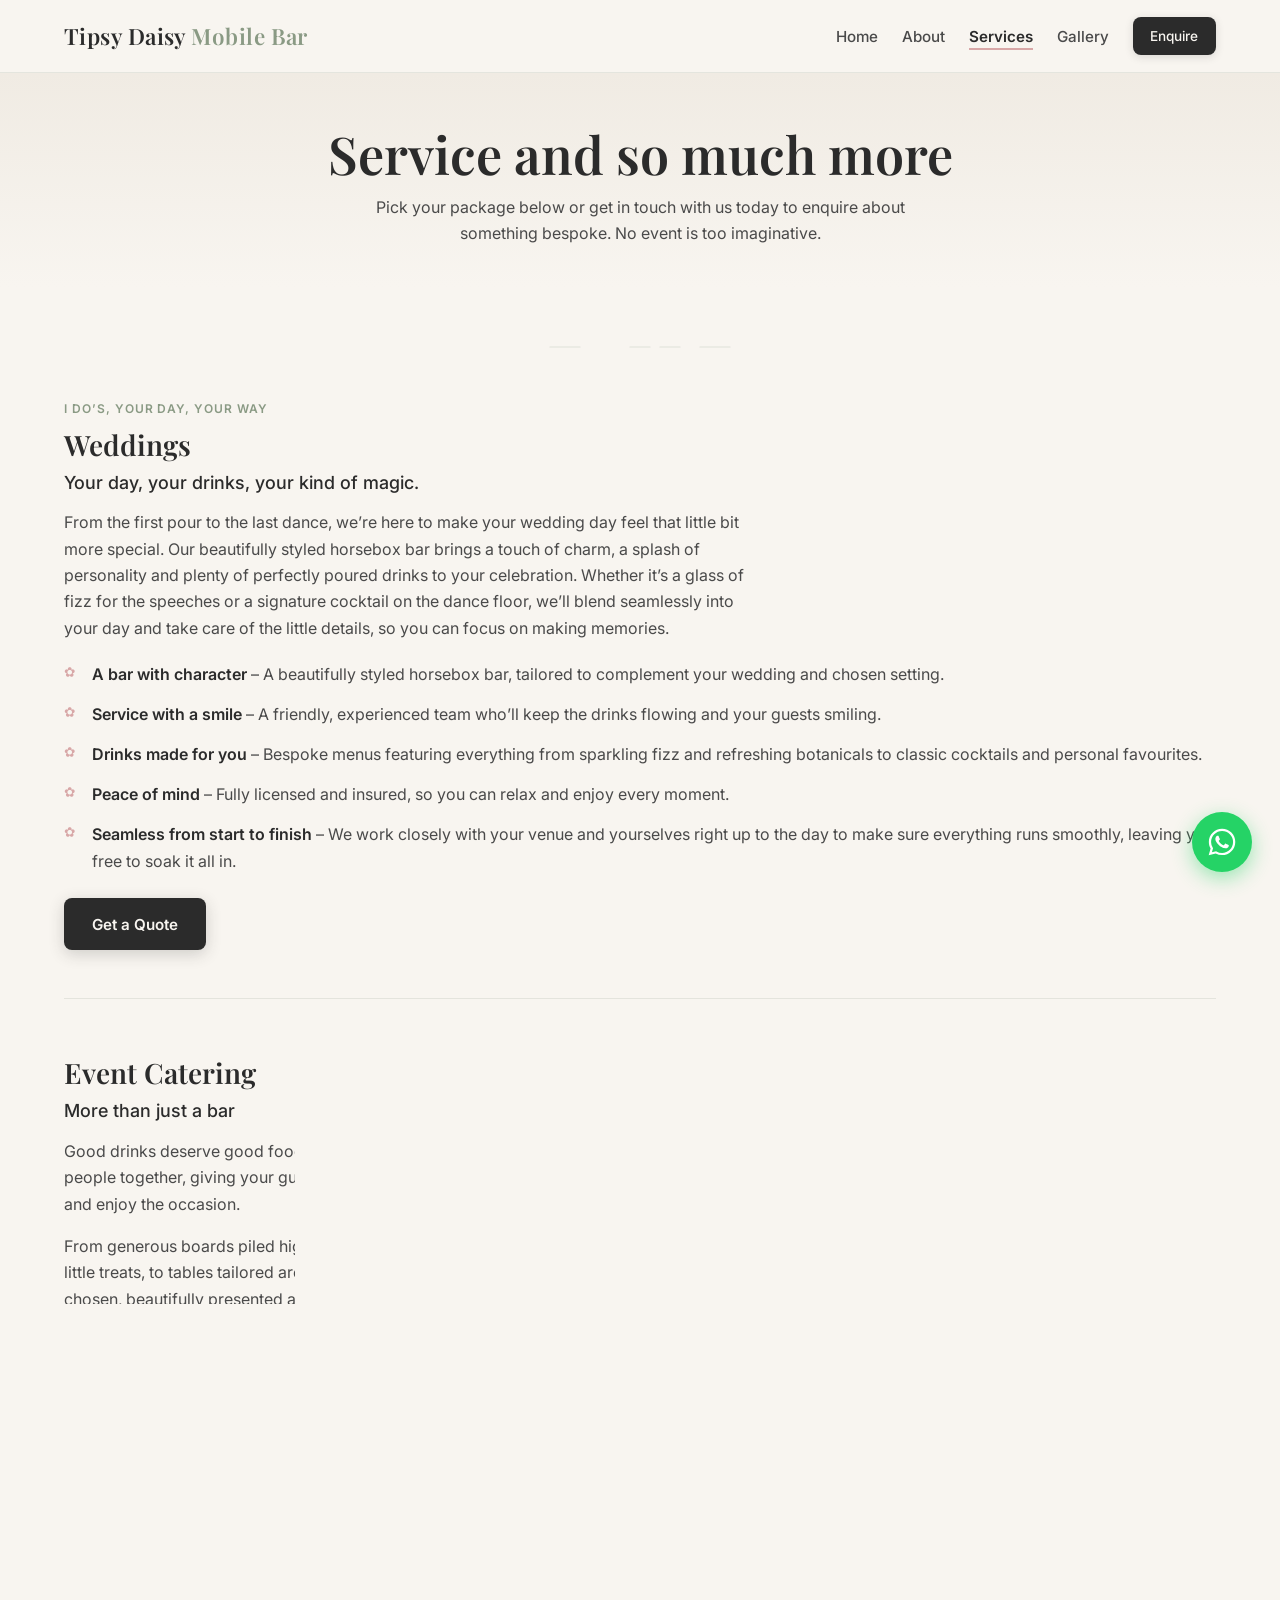
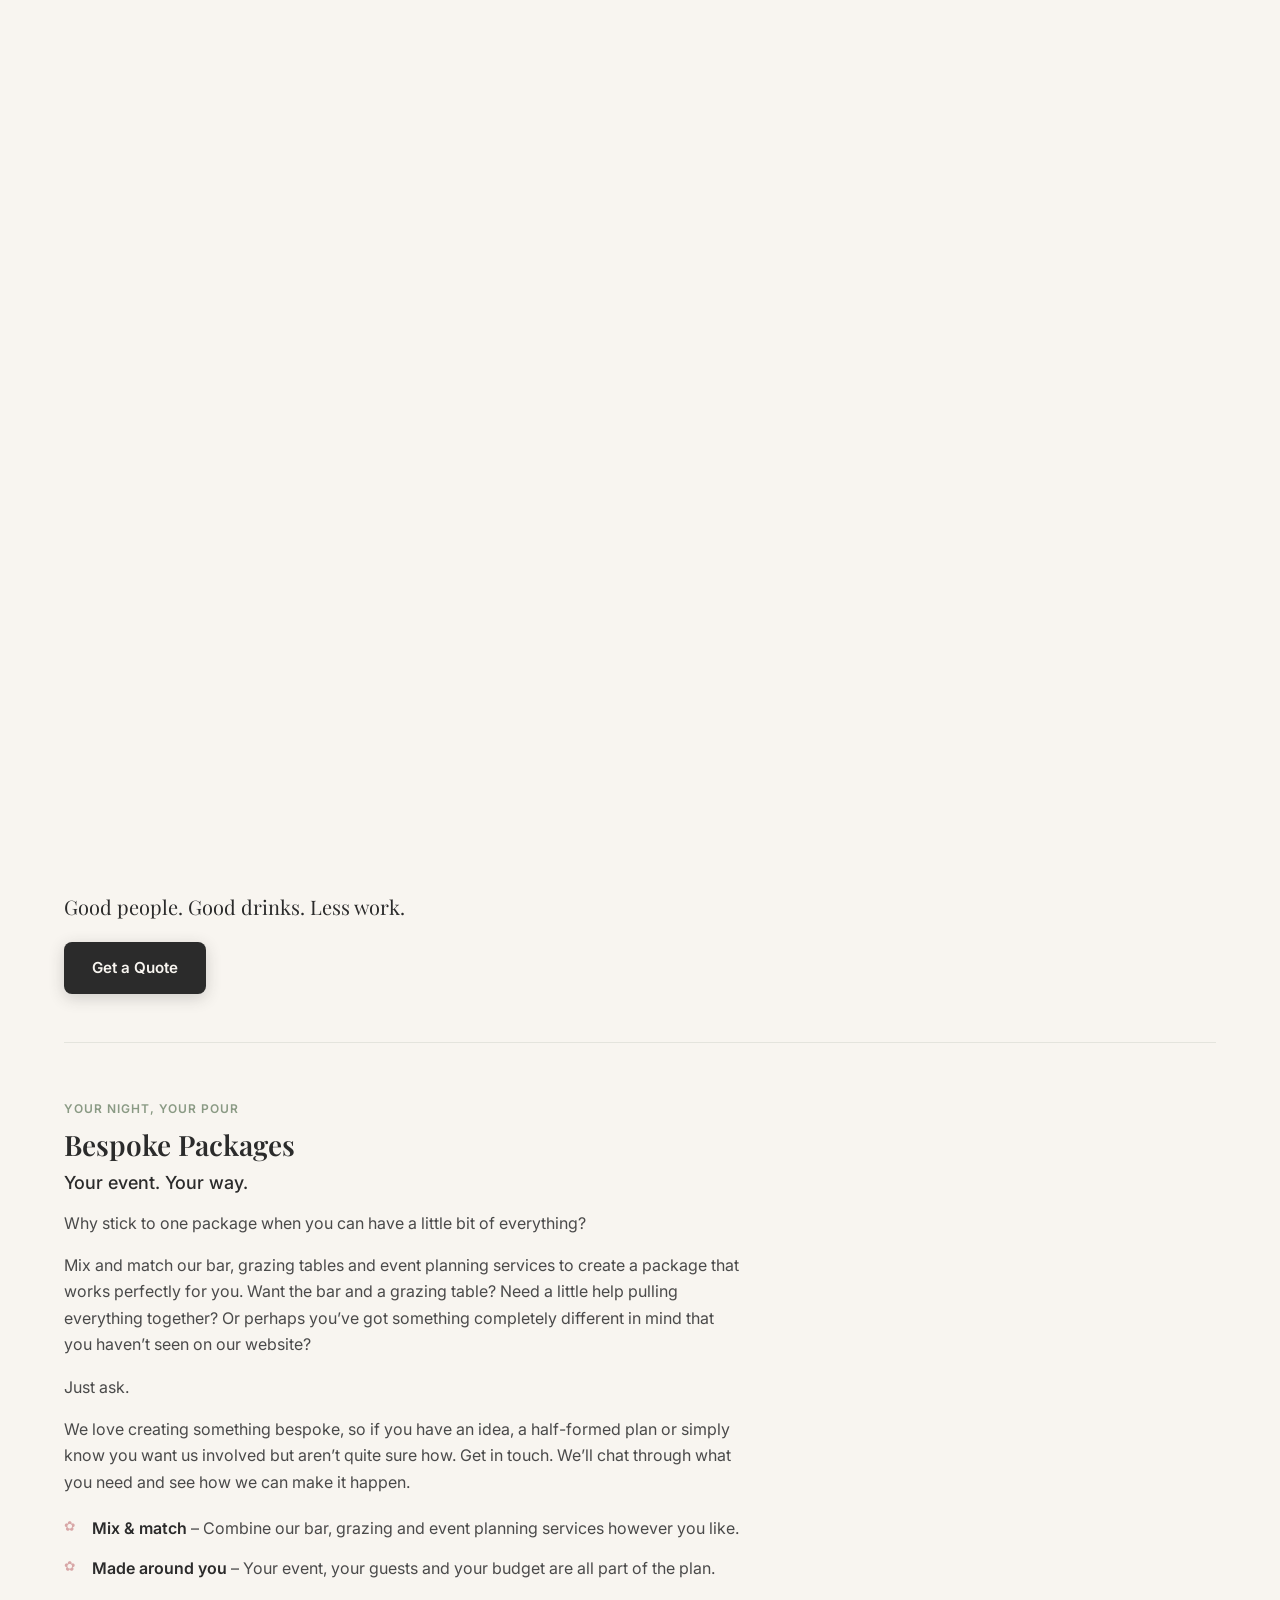
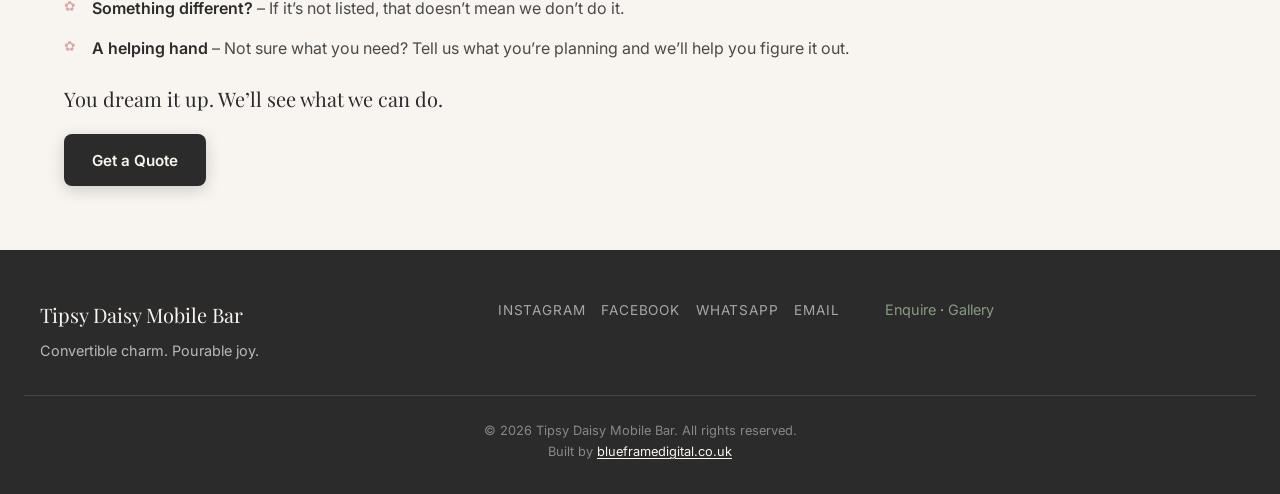
<file: services.html>
<!DOCTYPE html>
<html lang="en-GB">
  <head>
    <meta charset="utf-8" />
    <meta name="viewport" content="width=device-width, initial-scale=1" />
    <meta
      name="description"
      content="Tipsy Daisy services: rustic mobile bar hire, event catering, event planning, private parties, corporate hire and bespoke packages across the UK."
    />
    <title>Services | Tipsy Daisy Mobile Bar</title>
    <link rel="canonical" href="https://www.tipsydaisy.co.uk/services.html" />
    <meta name="robots" content="index, follow" />
    <meta name="theme-color" content="#A8B5A2" />
    <meta property="og:type" content="website" />
    <meta property="og:site_name" content="Tipsy Daisy Mobile Bar" />
    <meta property="og:title" content="Services | Tipsy Daisy Mobile Bar" />
    <meta property="og:description" content="Rustic mobile bar hire, event catering and event planning for weddings, private parties, corporate hire and bespoke packages across the UK." />
    <meta property="og:url" content="https://www.tipsydaisy.co.uk/services.html" />
    <meta property="og:image" content="https://www.tipsydaisy.co.uk/images/og-share.jpg" />
    <meta property="og:image:type" content="image/jpeg" />
    <meta property="og:image:width" content="1200" />
    <meta property="og:image:height" content="630" />
    <meta property="og:image:alt" content="The sage green Tipsy Daisy horsebox bar set up outdoors" />
    <meta property="og:locale" content="en_GB" />
    <meta name="twitter:card" content="summary_large_image" />
    <meta name="twitter:title" content="Services | Tipsy Daisy Mobile Bar" />
    <meta name="twitter:description" content="Rustic mobile bar hire, event catering and event planning for weddings, private parties, corporate hire and bespoke packages across the UK." />
    <meta name="twitter:image" content="https://www.tipsydaisy.co.uk/images/og-share.jpg" />
    <meta name="twitter:image:alt" content="The sage green Tipsy Daisy horsebox bar set up outdoors" />
    <link rel="icon" href="favicon.svg" type="image/svg+xml" />
    <link rel="preconnect" href="https://fonts.googleapis.com" />
    <link rel="preconnect" href="https://fonts.gstatic.com" crossorigin />
    <link
      href="https://fonts.googleapis.com/css2?family=Inter:wght@400;500;600&family=Playfair+Display:ital,wght@0,500;0,600;0,700;1,500&display=swap"
      rel="stylesheet"
    />
    <link rel="stylesheet" href="css/styles.css" />
    <script type="application/ld+json">
      {
        "@context": "https://schema.org",
        "@graph": [
          {
            "@type": "WebPage",
            "@id": "https://www.tipsydaisy.co.uk/services.html#webpage",
            "url": "https://www.tipsydaisy.co.uk/services.html",
            "name": "Services | Tipsy Daisy Mobile Bar",
            "description": "Tipsy Daisy services: rustic mobile bar hire, event catering, event planning, private parties, corporate hire and bespoke packages across the UK.",
            "isPartOf": { "@id": "https://www.tipsydaisy.co.uk/#website" },
            "about": { "@id": "https://www.tipsydaisy.co.uk/#business" },
            "inLanguage": "en-GB"
          },
          {
            "@type": "BreadcrumbList",
            "itemListElement": [
              { "@type": "ListItem", "position": 1, "name": "Home", "item": "https://www.tipsydaisy.co.uk/" },
              { "@type": "ListItem", "position": 2, "name": "Services", "item": "https://www.tipsydaisy.co.uk/services.html" }
            ]
          },
          {
            "@type": "ItemList",
            "name": "Tipsy Daisy services",
            "itemListElement": [
              { "@type": "ListItem", "position": 1, "name": "Weddings", "url": "https://www.tipsydaisy.co.uk/services.html#wed" },
              { "@type": "ListItem", "position": 2, "name": "Event Catering", "url": "https://www.tipsydaisy.co.uk/services.html#weddingbreakfasts" },
              { "@type": "ListItem", "position": 3, "name": "Event Planning", "url": "https://www.tipsydaisy.co.uk/services.html#planning" },
              { "@type": "ListItem", "position": 4, "name": "Private Events", "url": "https://www.tipsydaisy.co.uk/services.html#private" },
              { "@type": "ListItem", "position": 5, "name": "Corporate Hire", "url": "https://www.tipsydaisy.co.uk/services.html#corp" },
              { "@type": "ListItem", "position": 6, "name": "Bespoke Packages", "url": "https://www.tipsydaisy.co.uk/services.html#bespoke" }
            ]
          },
          {
            "@type": "LocalBusiness",
            "@id": "https://www.tipsydaisy.co.uk/#business",
            "name": "Tipsy Daisy Mobile Bar",
            "url": "https://www.tipsydaisy.co.uk/",
            "telephone": "+447737043143",
            "email": "tipsydaisybar@gmail.com",
            "image": "https://www.tipsydaisy.co.uk/images/og-share.jpg",
            "sameAs": [
              "https://www.instagram.com/tip_sydaisy/",
              "https://www.facebook.com/people/Tipsy-Daisy-Mobile-Bar/61582811261279/"
            ]
          }
        ]
      }
    </script>
  </head>
  <body>
    <a class="skip-link" href="#main">Skip to content</a>
    <header class="site-header" role="banner">
      <div class="header-inner">
        <a class="logo" href="index.html">Tipsy Daisy <span>Mobile Bar</span></a>
        <button
          class="nav-toggle"
          type="button"
          aria-expanded="false"
          aria-controls="primary-nav"
        >
          <span class="sr-only">Menu</span>
          <svg viewBox="0 0 24 24" fill="none" stroke="currentColor" stroke-width="2" aria-hidden="true">
            <path d="M3 6h18M3 12h18M3 18h18" />
          </svg>
        </button>
        <nav class="main-nav" aria-label="Main">
          <ul class="nav-list" id="primary-nav">
            <li><a href="index.html">Home</a></li>
            <li><a href="about.html">About</a></li>
            <li><a href="services.html" aria-current="page">Services</a></li>
            <li><a href="gallery.html">Gallery</a></li>
            <li><a href="contact.html" class="btn btn-primary nav-cta">Enquire</a></li>
          </ul>
        </nav>
      </div>
    </header>

    <main id="main">
      <header class="page-hero">
        <h1>Service and so much more</h1>
        <p>
          Pick your package below or get in touch with us today to enquire about something bespoke. No
          event is too imaginative.
        </p>
      </header>

      <section class="section-inner" style="padding-top: 2.5rem; padding-bottom: 4rem" aria-labelledby="wed">
        <svg
          class="floral-divider"
          viewBox="0 0 200 32"
          fill="none"
          xmlns="http://www.w3.org/2000/svg"
          aria-hidden="true"
        >
          <path
            d="M10 20h30M90 20h20M120 20h20M160 20h30"
            stroke="currentColor"
            stroke-width="1.2"
            stroke-linecap="round"
            opacity="0.4"
          />
        </svg>

        <article class="service-section" id="wed" aria-labelledby="weddings-title">
          <p class="section-tag" style="margin: 0 0 0.5rem; color: var(--sage-dark)">I Do’s, Your Day, Your Way</p>
          <h2 id="weddings-title" style="margin: 0 0 0.5rem; font-size: 1.75rem">Weddings</h2>
          <p class="service-lead">Your day, your drinks, your kind of magic.</p>
          <p class="service-copy">
            From the first pour to the last dance, we’re here to make your wedding day feel that little
            bit more special. Our beautifully styled horsebox bar brings a touch of charm, a splash of
            personality and plenty of perfectly poured drinks to your celebration. Whether it’s a glass
            of fizz for the speeches or a signature cocktail on the dance floor, we’ll blend seamlessly
            into your day and take care of the little details, so you can focus on making memories.
          </p>
          <ul class="included-list" aria-label="What’s included">
            <li><strong>A bar with character</strong> – A beautifully styled horsebox bar, tailored to complement your wedding and chosen setting.</li>
            <li><strong>Service with a smile</strong> – A friendly, experienced team who’ll keep the drinks flowing and your guests smiling.</li>
            <li><strong>Drinks made for you</strong> – Bespoke menus featuring everything from sparkling fizz and refreshing botanicals to classic cocktails and personal favourites.</li>
            <li><strong>Peace of mind</strong> – Fully licensed and insured, so you can relax and enjoy every moment.</li>
            <li><strong>Seamless from start to finish</strong> – We work closely with your venue and yourselves right up to the day to make sure everything runs smoothly, leaving you free to soak it all in.</li>
          </ul>
          <a class="btn btn-primary" href="contact.html">Get a Quote</a>
        </article>

        <article class="service-section" id="weddingbreakfasts" aria-labelledby="breakfast-title">
          <h2 id="breakfast-title" style="margin: 0 0 0.5rem; font-size: 1.75rem">Event Catering</h2>
          <p class="service-lead">More than just a bar</p>
          <p class="service-copy">
            Good drinks deserve good food. Our beautifully styled grazing tables are designed to bring
            people together, giving your guests something delicious to pick at while they mingle, chat
            and enjoy the occasion.
          </p>
          <p class="service-copy">
            From generous boards piled high with cheeses, cured meats, fresh fruit, breads and tasty
            little treats, to tables tailored around your event and guests. Everything is thoughtfully
            chosen, beautifully presented and made to look as good as it tastes.
          </p>
          <ul class="included-list" aria-label="What’s included">
            <li><strong>Beautifully styled grazing tables</strong> – Abundant, colourful and designed to complement your event.</li>
            <li><strong>Something for everyone</strong> – A delicious mix of cheeses, meats, breads, fruit, nibbles and sweet treats, with dietary requirements happily catered for.</li>
            <li><strong>Fresh &amp; carefully selected</strong> – Quality ingredients chosen for flavour, variety and presentation.</li>
            <li><strong>Set-up &amp; clear-down included</strong> – We take care of the details, so you can simply enjoy the spread.</li>
            <li><strong>Perfect alongside the Tipsy Daisy bar</strong> – Great drinks, delicious grazing and one seamless experience for you and your guests.</li>
          </ul>
          <div class="buffet-gallery" role="list" aria-label="Wedding breakfast and buffet photos">
            <button type="button" class="gallery-tile gallery-tile--lightbox" role="listitem" data-lightbox data-src="images/gallery/buffet-01.jpeg" data-caption="Tipsy Daisy wedding breakfast buffet spread" aria-label="Open wedding breakfast photo 1 in full size">
              <img src="images/gallery/buffet-01.jpeg" alt="Tipsy Daisy wedding breakfast buffet table laden with sharing food" width="600" height="800" loading="lazy" decoding="async" />
            </button>
            <button type="button" class="gallery-tile gallery-tile--lightbox" role="listitem" data-lightbox data-src="images/gallery/buffet-02.jpeg" data-caption="Grazing table styled for a wedding breakfast" aria-label="Open wedding breakfast photo 2 in full size">
              <img src="images/gallery/buffet-02.jpeg" alt="Grazing table of cheeses, breads and seasonal nibbles at a Tipsy Daisy event" width="600" height="800" loading="lazy" decoding="async" />
            </button>
            <button type="button" class="gallery-tile gallery-tile--lightbox" role="listitem" data-lightbox data-src="images/gallery/buffet-03.jpeg" data-caption="Seasonal buffet platters by Tipsy Daisy" aria-label="Open wedding breakfast photo 3 in full size">
              <img src="images/gallery/buffet-03.jpeg" alt="Seasonal buffet platters presented for wedding guests" width="600" height="800" loading="lazy" decoding="async" />
            </button>
            <button type="button" class="gallery-tile gallery-tile--lightbox" role="listitem" data-lightbox data-src="images/gallery/buffet-04.jpeg" data-caption="Sharing platters at a Tipsy Daisy celebration" aria-label="Open wedding breakfast photo 4 in full size">
              <img src="images/gallery/buffet-04.jpeg" alt="Sharing platters of food laid out at a Tipsy Daisy celebration" width="600" height="800" loading="lazy" decoding="async" />
            </button>
            <button type="button" class="gallery-tile gallery-tile--lightbox" role="listitem" data-lightbox data-src="images/gallery/buffet-05.jpeg" data-caption="Buffet catering display by Tipsy Daisy" aria-label="Open wedding breakfast photo 5 in full size">
              <img src="images/gallery/buffet-05.jpeg" alt="Beautifully presented buffet catering display by Tipsy Daisy" width="600" height="800" loading="lazy" decoding="async" />
            </button>
            <button type="button" class="gallery-tile gallery-tile--lightbox" role="listitem" data-lightbox data-src="images/gallery/buffet-06.jpeg" data-caption="Wedding breakfast grazing spread" aria-label="Open wedding breakfast photo 6 in full size">
              <img src="images/gallery/buffet-06.jpeg" alt="Wedding breakfast grazing spread with fresh seasonal food" width="600" height="800" loading="lazy" decoding="async" />
            </button>
            <button type="button" class="gallery-tile gallery-tile--lightbox" role="listitem" data-lightbox data-src="images/gallery/buffet-07.jpeg" data-caption="Event catering buffet by Tipsy Daisy" aria-label="Open wedding breakfast photo 7 in full size">
              <img src="images/gallery/buffet-07.jpeg" alt="Event catering buffet table styled by Tipsy Daisy" width="600" height="800" loading="lazy" decoding="async" />
            </button>
            <button type="button" class="gallery-tile gallery-tile--lightbox" role="listitem" data-lightbox data-src="images/gallery/buffet-08.jpeg" data-caption="Tipsy Daisy catering and buffet presentation" aria-label="Open wedding breakfast photo 8 in full size">
              <img src="images/gallery/buffet-08.jpeg" alt="Tipsy Daisy catering buffet presentation full of fresh food" width="600" height="800" loading="lazy" decoding="async" />
            </button>
          </div>
          <a class="btn btn-primary" href="contact.html">Get a Quote</a>
        </article>

        <article class="service-section" id="planning" aria-labelledby="planning-title">
          <p class="section-tag" style="margin: 0 0 0.5rem; color: var(--sage-dark)">Don’t know where to start? We do!</p>
          <h2 id="planning-title" style="margin: 0 0 0.5rem; font-size: 1.75rem">Event Planning</h2>
          <p class="service-lead">More than a bar: we help bring it all together.</p>
          <p class="service-copy">
            Planning an event should be exciting, not overwhelming. Whether you have every detail mapped
            out or just an idea of what you’d like, we’re here to help bring it to life. From finding the
            right suppliers and creating the perfect atmosphere to coordinating the finer details on the
            day, we can take as much or as little off your plate as you need.
          </p>
          <p class="service-copy">
            With our bar, grazing tables and trusted event contacts all under one roof, we can help
            create an event that feels effortless, personal and completely you.
          </p>
          <ul class="included-list" aria-label="What’s included">
            <li><strong>Planning your way</strong> – From a helping hand with the details to full event coordination, we’ll work around what you need.</li>
            <li><strong>Trusted suppliers</strong> – We can help connect you with reliable, like-minded suppliers to bring your vision together.</li>
            <li><strong>The little details</strong> – Timings, layouts, styling and those all-important finishing touches, we’ll help make sure nothing is missed.</li>
            <li><strong>One seamless experience</strong> – We’ll coordinate with your venue and suppliers to keep everything running smoothly.</li>
            <li><strong>There when you need us</strong> – Friendly advice, practical help and plenty of experience to make planning feel that little bit easier.</li>
          </ul>
          <p class="service-signoff">You bring the idea. We’ll help make it happen.</p>
          <a class="btn btn-primary" href="contact.html">Get a Quote</a>
        </article>

        <article class="service-section" id="private" aria-labelledby="private-title">
          <p class="section-tag" style="margin: 0 0 0.5rem; color: var(--sage-dark)">The party starts here</p>
          <h2 id="private-title" style="margin: 0 0 0.5rem; font-size: 1.75rem">Private Events</h2>
          <p class="service-lead">Big birthdays, garden parties &amp; any excuse to celebrate.</p>
          <p class="service-copy">
            Some occasions have a date in the diary. Others just need a good enough excuse. From
            milestone birthdays and garden parties to engagement celebrations, summer get-togethers and
            “we finally finished the extension” drinks, we bring the bar, the drinks and the good vibes
            so you can concentrate on enjoying the party.
          </p>
          <ul class="included-list" aria-label="What’s included">
            <li><strong>Set-up &amp; pack-down included</strong> – We’ll get everything ready before your guests arrive and leave it tidy when the last drink is poured.</li>
            <li><strong>A team that reads the room</strong> – Friendly, professional and always ready to keep the atmosphere flowing.</li>
            <li><strong>Drinks to suit your crowd</strong> – From refreshing spritzes and classic favourites to something a little different, we’ll create a drinks menu that works for your event.</li>
            <li><strong>Tailored to your celebration</strong> – Whether it’s an intimate gathering or a full-on party, we’ll work with you to make the bar fit the occasion.</li>
            <li><strong>A little personality included</strong> – We’ll keep the drinks flowing, the guests happy and the good times going.</li>
          </ul>
          <a class="btn btn-primary" href="contact.html">Get a Quote</a>
        </article>

        <article class="service-section" id="corp" aria-labelledby="corp-title">
          <p class="section-tag" style="margin: 0 0 0.5rem; color: var(--sage-dark)">Sharp suits, good pours</p>
          <h2 id="corp-title" style="margin: 0 0 0.5rem; font-size: 1.75rem">Corporate Hire</h2>
          <p class="service-lead">Make work feel a little less like work.</p>
          <p class="service-copy">
            From team days and summer socials to product launches, client events and end-of-year
            celebrations, we bring a relaxed bar experience that fits right in. Professional when it
            needs to be, fun when it can be, with great drinks, friendly service and none of the
            corporate stiffness.
          </p>
          <ul class="included-list" aria-label="What’s included">
            <li><strong>Set-up &amp; pack-down included</strong> – We’ll take care of the bar so you can focus on your guests.</li>
            <li><strong>Friendly, professional service</strong> – A team who know how to keep things running smoothly without getting in the way.</li>
            <li><strong>Drinks to suit your event</strong> – From refreshing favourites to thoughtful alcohol-free options, we’ll create something your guests will enjoy.</li>
            <li><strong>Flexible to your plans</strong> – Whether it’s a small team gathering or a larger company celebration, we’ll make the bar work for you.</li>
            <li><strong>Licensing &amp; paperwork taken care of</strong> – One less thing on your to-do list.</li>
          </ul>
          <p class="service-signoff">Good people. Good drinks. Less work.</p>
          <a class="btn btn-primary" href="contact.html">Get a Quote</a>
        </article>

        <article class="service-section" id="bespoke" aria-labelledby="bespoke-title" style="border: none; margin: 0">
          <p class="section-tag" style="margin: 0 0 0.5rem; color: var(--sage-dark)">Your night, your pour</p>
          <h2 id="bespoke-title" style="margin: 0 0 0.5rem; font-size: 1.75rem">Bespoke Packages</h2>
          <p class="service-lead">Your event. Your way.</p>
          <p class="service-copy">Why stick to one package when you can have a little bit of everything?</p>
          <p class="service-copy">
            Mix and match our bar, grazing tables and event planning services to create a package that
            works perfectly for you. Want the bar and a grazing table? Need a little help pulling
            everything together? Or perhaps you’ve got something completely different in mind that you
            haven’t seen on our website?
          </p>
          <p class="service-copy">Just ask.</p>
          <p class="service-copy">
            We love creating something bespoke, so if you have an idea, a half-formed plan or simply
            know you want us involved but aren’t quite sure how. Get in touch. We’ll chat through what
            you need and see how we can make it happen.
          </p>
          <ul class="included-list" aria-label="What can be included">
            <li><strong>Mix &amp; match</strong> – Combine our bar, grazing and event planning services however you like.</li>
            <li><strong>Made around you</strong> – Your event, your guests and your budget are all part of the plan.</li>
            <li><strong>Something different?</strong> – If it’s not listed, that doesn’t mean we don’t do it.</li>
            <li><strong>A helping hand</strong> – Not sure what you need? Tell us what you’re planning and we’ll help you figure it out.</li>
          </ul>
          <p class="service-signoff">You dream it up. We’ll see what we can do.</p>
          <a class="btn btn-primary" href="contact.html">Get a Quote</a>
        </article>
      </section>
    </main>

    <div
      id="lightbox"
      class="lightbox"
      aria-hidden="true"
      role="dialog"
      aria-modal="true"
      aria-labelledby="lightbox-caption"
    >
      <div class="lightbox-inner">
        <button type="button" class="lightbox-close" aria-label="Close">×</button>
        <img
          id="lightbox-img"
          src="[data-uri]"
          alt=""
          width="800"
          height="600"
          hidden
        />
        <div id="lightbox-placeholder" class="lightbox-placeholder" hidden>
          No image file yet. Add your <code>data-src</code> when the photos are ready.
        </div>
        <p id="lightbox-caption" class="lightbox-cap"></p>
      </div>
    </div>

    <footer class="site-footer" role="contentinfo">
      <div class="footer-inner">
        <div>
          <p class="footer-brand">Tipsy Daisy Mobile Bar</p>
          <p class="mb-0">Convertible charm. Pourable joy.</p>
        </div>
        <div>
          <h2 class="sr-only">Social</h2>
          <ul class="footer-social">
            <li><a href="https://www.instagram.com/tip_sydaisy/" rel="me noopener noreferrer" target="_blank">Instagram</a></li>
            <li><a href="https://www.facebook.com/people/Tipsy-Daisy-Mobile-Bar/61582811261279/" rel="me noopener noreferrer" target="_blank">Facebook</a></li>
            <li><a href="https://wa.me/447737043143" rel="noopener noreferrer" target="_blank">WhatsApp</a></li>
            <li><a href="mailto:tipsydaisybar@gmail.com">Email</a></li>
          </ul>
        </div>
        <div>
          <p>
            <a href="contact.html">Enquire</a> ·
            <a href="gallery.html">Gallery</a>
          </p>
        </div>
      </div>
      <div class="footer-bottom">
        <p>© <span id="y"></span> Tipsy Daisy Mobile Bar. All rights reserved.</p>
        <p class="footer-credit">Built by <a href="https://blueframedigital.co.uk" rel="noopener noreferrer" target="_blank">blueframedigital.co.uk</a></p>
      </div>
    </footer>
    <script src="js/main.js" defer></script>
  </body>
</html>
</file>
<file: css/styles.css>
/* Tipsy Daisy Mobile Bar: main stylesheet */

:root {
  --cream: #F8F5F0;
  --sage: #A8B5A2;
  --sage-dark: #8a9a84;
  --rose: #D8A7A7;
  --rose-deep: #c48f8f;
  --charcoal: #2B2B2B;
  --charcoal-muted: #4a4a4a;
  --white: #ffffff;
  --font-serif: "Playfair Display", Georgia, serif;
  --font-sans: "Inter", "Open Sans", system-ui, sans-serif;
  --shadow-soft: 0 4px 24px rgba(43, 43, 43, 0.08);
  --shadow-card: 0 8px 32px rgba(43, 43, 43, 0.06);
  --radius: 8px;
  --radius-lg: 16px;
  --nav-height: 72px;
  --transition: 0.35s cubic-bezier(0.4, 0, 0.2, 1);
}

*,
*::before,
*::after {
  box-sizing: border-box;
}

html {
  scroll-behavior: smooth;
}

body {
  margin: 0;
  font-family: var(--font-sans);
  font-size: 1rem;
  line-height: 1.65;
  color: var(--charcoal);
  background-color: var(--cream);
  -webkit-font-smoothing: antialiased;
}

img {
  max-width: 100%;
  height: auto;
  display: block;
}

a {
  color: var(--sage-dark);
  text-decoration: none;
  transition: color var(--transition);
}

a:hover {
  color: var(--charcoal);
}

h1, h2, h3, h4 {
  font-family: var(--font-serif);
  font-weight: 600;
  line-height: 1.25;
  color: var(--charcoal);
}

h1 { font-size: clamp(2rem, 5vw, 3.25rem); }
h2 { font-size: clamp(1.75rem, 3.5vw, 2.5rem); }
h3 { font-size: 1.35rem; }
h4 { font-size: 1.1rem; }

p { margin: 0 0 1rem; }
p:last-child { margin-bottom: 0; }

/* Skip link */
.skip-link {
  position: absolute;
  top: -100px;
  left: 1rem;
  z-index: 2000;
  padding: 0.75rem 1rem;
  background: var(--charcoal);
  color: var(--cream);
  border-radius: var(--radius);
  font-weight: 600;
}

.skip-link:focus {
  top: 1rem;
}

/* Sticky header */
.site-header {
  position: sticky;
  top: 0;
  z-index: 1000;
  background: rgba(248, 245, 240, 0.92);
  backdrop-filter: blur(12px);
  -webkit-backdrop-filter: blur(12px);
  border-bottom: 1px solid rgba(168, 181, 162, 0.25);
  transition: box-shadow var(--transition);
}

.site-header.is-scrolled {
  box-shadow: var(--shadow-soft);
}

.header-inner {
  max-width: 1200px;
  margin: 0 auto;
  padding: 1rem 1.5rem;
  display: flex;
  align-items: center;
  justify-content: space-between;
  min-height: var(--nav-height);
}

.logo {
  font-family: var(--font-serif);
  font-size: clamp(1.15rem, 2.5vw, 1.4rem);
  font-weight: 600;
  color: var(--charcoal);
  letter-spacing: 0.02em;
}

.logo span {
  color: var(--sage-dark);
}

.logo:hover {
  color: var(--charcoal);
}

.nav-toggle {
  display: none;
  background: none;
  border: none;
  padding: 0.5rem;
  cursor: pointer;
  color: var(--charcoal);
}

.nav-toggle svg {
  width: 28px;
  height: 28px;
}

.nav-list {
  list-style: none;
  margin: 0;
  padding: 0;
  display: flex;
  flex-wrap: wrap;
  align-items: center;
  gap: 0.5rem 1.5rem;
}

.nav-list a {
  color: var(--charcoal-muted);
  font-weight: 500;
  font-size: 0.95rem;
  position: relative;
  padding: 0.25rem 0;
}

.nav-list a::after {
  content: "";
  position: absolute;
  left: 0;
  bottom: 0;
  width: 0;
  height: 2px;
  background: var(--rose);
  transition: width var(--transition);
}

.nav-list a:hover::after,
.nav-list a[aria-current="page"]::after {
  width: 100%;
}

.nav-list a[aria-current="page"] {
  color: var(--charcoal);
  font-weight: 600;
}

.nav-list a.nav-cta {
  color: var(--cream);
  margin-top: 0.25rem;
  padding: 0.5rem 1.1rem;
  font-size: 0.85rem;
  border-radius: var(--radius);
  box-shadow: 0 2px 8px rgba(43, 43, 43, 0.15);
}

.nav-list a.nav-cta::after {
  display: none;
}

.nav-list a.nav-cta:hover {
  color: var(--cream);
  background: var(--charcoal-muted);
}

@media (min-width: 768px) {
  .nav-list a.nav-cta {
    margin-top: 0;
  }
}

/* Buttons */
.btn {
  display: inline-flex;
  align-items: center;
  justify-content: center;
  gap: 0.5rem;
  padding: 0.85rem 1.75rem;
  font-family: var(--font-sans);
  font-size: 0.95rem;
  font-weight: 600;
  border: none;
  border-radius: var(--radius);
  cursor: pointer;
  transition: transform 0.2s ease, box-shadow var(--transition), background var(--transition), color var(--transition);
}

.btn:active {
  transform: scale(0.98);
}

.btn-primary {
  background: var(--charcoal);
  color: var(--cream);
  box-shadow: 0 4px 16px rgba(43, 43, 43, 0.2);
}

.btn-primary:hover {
  background: var(--charcoal-muted);
  color: var(--white);
  box-shadow: 0 6px 20px rgba(43, 43, 43, 0.25);
}

.btn-secondary {
  background: var(--white);
  color: var(--charcoal);
  border: 2px solid var(--sage);
}

.btn-secondary:hover {
  background: var(--sage);
  color: var(--charcoal);
  border-color: var(--sage);
}

.btn-rose {
  background: var(--rose);
  color: var(--charcoal);
}

.btn-rose:hover {
  background: var(--rose-deep);
  color: var(--charcoal);
}

.btn-block {
  width: 100%;
}

.btn-group {
  display: flex;
  flex-wrap: wrap;
  gap: 1rem;
  margin-top: 1.5rem;
}

/* Hero */
.hero {
  position: relative;
  min-height: 85vh;
  display: flex;
  align-items: center;
  overflow: hidden;
  background: linear-gradient(
    135deg,
    var(--cream) 0%,
    #f0ebe3 50%,
    #e8e2d8 100%
  );
}

.hero::before {
  content: "";
  position: absolute;
  inset: 0;
  background-image: url("data:image/svg+xml,%3Csvg width='60' height='60' viewBox='0 0 60 60' xmlns='http://www.w3.org/2000/svg'%3E%3Cg fill='none' fill-rule='evenodd'%3E%3Cg fill='%23A8B5A2' fill-opacity='0.12'%3E%3Cpath d='M36 34v-4h-2v4h-4v2h4v4h2v-4h4v-2h-4zm0-30V0h-2v4h-4v2h4v4h2V6h4V4h-4zM6 34v-4H4v4H0v2h4v4h2v-4h4v-2H6zM6 4V0H4v4H0v2h4v4h2V6h4V4H6z'/%3E%3C/g%3E%3C/g%3E%3C/svg%3E");
  opacity: 0.5;
  pointer-events: none;
  z-index: 0;
}

.hero-parallax {
  position: absolute;
  inset: 0;
  will-change: transform;
  z-index: 0;
  background: radial-gradient(ellipse 80% 50% at 50% 40%, rgba(216, 167, 167, 0.12) 0%, transparent 55%),
    radial-gradient(ellipse 60% 40% at 80% 20%, rgba(168, 181, 162, 0.15) 0%, transparent 50%);
  transform: translateZ(0);
}

.hero-inner {
  position: relative;
  z-index: 1;
  max-width: 1200px;
  margin: 0 auto;
  padding: 4rem 1.5rem 5rem;
  width: 100%;
  display: grid;
  grid-template-columns: 1fr;
  gap: 2.5rem;
  align-items: center;
}

@media (min-width: 900px) {
  .hero-inner {
    grid-template-columns: 1.1fr 0.9fr;
    padding-top: 3rem;
    padding-bottom: 4rem;
  }
}

.hero-content {
  opacity: 0;
  animation: fadeInUp 1s ease 0.15s forwards;
}

@keyframes fadeInUp {
  from {
    opacity: 0;
    transform: translateY(24px);
  }
  to {
    opacity: 1;
    transform: translateY(0);
  }
}

.hero h1 {
  margin: 0 0 1rem;
  max-width: 16ch;
}

.lead {
  font-size: 1.15rem;
  color: var(--charcoal-muted);
  max-width: 38ch;
  margin: 0 0 0.5rem;
}

.hero-image-wrap {
  opacity: 0;
  animation: fadeInUp 1s ease 0.4s forwards;
  position: relative;
  border-radius: var(--radius-lg);
  overflow: hidden;
  /* Portrait photo: frame reads vertical; cover = no stretch, may crop edges */
  aspect-ratio: 3 / 4;
  max-height: min(62vh, 460px);
  width: 100%;
  max-width: 400px;
  margin-inline: auto;
  background: linear-gradient(145deg, var(--sage) 0%, #c4cfc0 100%);
  box-shadow: var(--shadow-card);
  border: 1px solid rgba(255, 255, 255, 0.4);
  min-height: 200px;
  display: block;
  justify-self: center;
}

@media (min-width: 900px) {
  .hero-image-wrap {
    max-width: 400px;
    max-height: min(68vh, 520px);
    margin-inline: auto 0;
    justify-self: end;
  }
}

.hero-image-wrap img {
  position: absolute;
  inset: 0;
  width: 100%;
  height: 100%;
  object-fit: cover;
  object-position: center;
  display: block;
}

.hero--photo {
  align-items: flex-end;
  min-height: min(92vh, 880px);
  background: var(--charcoal);
  color: var(--cream);
}

.hero--photo::before,
.hero--photo .hero-parallax {
  display: none;
}

.hero-bg {
  position: absolute;
  inset: 0;
  z-index: 0;
}

.hero-bg img {
  width: 100%;
  height: 100%;
  object-fit: cover;
  object-position: center 32%;
}

.hero--photo::after {
  content: "";
  position: absolute;
  inset: 0;
  z-index: 1;
  pointer-events: none;
  background: linear-gradient(
    180deg,
    rgba(43, 43, 43, 0.18) 0%,
    rgba(43, 43, 43, 0.08) 32%,
    rgba(43, 43, 43, 0.45) 62%,
    rgba(43, 43, 43, 0.72) 100%
  );
}

.hero--photo .hero-inner {
  z-index: 2;
  grid-template-columns: 1fr;
  padding-top: 8rem;
  padding-bottom: 4.25rem;
}

.hero--photo .hero-content {
  max-width: 40rem;
  margin-inline: auto;
  text-align: center;
}

.hero--photo h1 {
  color: var(--cream);
  max-width: 18em;
  margin-inline: auto;
  text-transform: uppercase;
  letter-spacing: 0.03em;
  line-height: 1.12;
  text-wrap: balance;
  font-size: clamp(1.35rem, 6.4vw, 3.05rem);
  text-shadow: 0 2px 24px rgba(0, 0, 0, 0.35);
}

@media (max-width: 480px) {
  .hero--photo .hero-inner {
    padding-top: 4.5rem;
    padding-bottom: 2.75rem;
  }

  .hero--photo h1 {
    max-width: 100%;
    letter-spacing: 0.02em;
  }
}

.hero--photo .lead {
  color: rgba(248, 245, 240, 0.94);
  margin-inline: auto;
  text-shadow: 0 1px 12px rgba(0, 0, 0, 0.35);
}

.hero--photo .btn-group {
  justify-content: center;
}

.hero--photo .btn-primary {
  background: var(--cream);
  color: var(--charcoal);
}

.hero--photo .btn-primary:hover {
  background: var(--white);
  color: var(--charcoal);
}

.hero--photo .btn-secondary {
  background: transparent;
  color: var(--cream);
  border-color: rgba(248, 245, 240, 0.9);
}

.hero--photo .btn-secondary:hover {
  background: var(--cream);
  color: var(--charcoal);
  border-color: var(--cream);
}

.hero-placeholder {
  text-align: center;
  color: var(--charcoal);
  font-size: 0.95rem;
  padding: 1.5rem;
  font-weight: 500;
  opacity: 0.9;
}

/* Section layout */
section {
  padding: 4rem 1.5rem;
  opacity: 0;
  animation: sectionIn 0.8s ease forwards;
}

section:nth-of-type(even) {
  animation-delay: 0.05s;
}

@keyframes sectionIn {
  to { opacity: 1; }
}

.section-inner {
  max-width: 1200px;
  margin: 0 auto;
}

.section-title {
  text-align: center;
  margin: 0 auto 0.5rem;
  max-width: 20ch;
}

.section-intro {
  text-align: center;
  color: var(--charcoal-muted);
  max-width: 50ch;
  margin: 0 auto 2.5rem;
}

/* Floral divider */
.floral-divider {
  display: block;
  max-width: 200px;
  height: 32px;
  margin: 0 auto 2.5rem;
  color: var(--sage);
  opacity: 0.75;
}

.floral-divider--wide {
  max-width: 280px;
  height: 40px;
  margin: 1rem auto 0;
}

/* About preview */
.about-preview {
  display: grid;
  gap: 2rem;
  align-items: center;
  margin-top: 1.75rem;
}

@media (min-width: 768px) {
  .about-preview {
    grid-template-columns: 1fr 1fr;
    gap: 3rem;
  }
}

.about-text p {
  color: var(--charcoal-muted);
  margin-bottom: 1rem;
}

.about-illus {
  position: relative;
  border-radius: var(--radius-lg);
  overflow: hidden;
  aspect-ratio: 1 / 1;
  min-height: 0;
  width: 100%;
  max-width: 340px;
  margin-inline: auto;
  background: var(--charcoal);
  box-shadow: var(--shadow-card);
  transition: transform var(--transition), box-shadow var(--transition);
}

@media (min-width: 768px) {
  .about-illus {
    max-width: 300px;
    margin-inline: 0 0;
    justify-self: end;
  }
}

.about-illus img {
  position: absolute;
  inset: 0;
  width: 100%;
  height: 100%;
  object-fit: cover;
  object-position: center;
  display: block;
}

.about-illus:hover {
  transform: translateY(-4px);
  box-shadow: 0 12px 40px rgba(43, 43, 43, 0.1);
}

/* Service cards */
.cards-grid {
  display: grid;
  gap: 1.5rem;
  grid-template-columns: 1fr;
}

@media (min-width: 600px) {
  .cards-grid {
    grid-template-columns: repeat(2, 1fr);
  }
}

@media (min-width: 1000px) {
  .cards-grid {
    grid-template-columns: repeat(6, 1fr);
  }

  .service-card {
    grid-column: span 2;
  }

  .service-card:nth-child(4) {
    grid-column: 2 / span 2;
  }

  .service-card:nth-child(5) {
    grid-column: 4 / span 2;
  }
}

.service-card,
.feature-card {
  background: var(--white);
  border-radius: var(--radius-lg);
  padding: 1.75rem;
  box-shadow: var(--shadow-card);
  border: 1px solid rgba(168, 181, 162, 0.2);
  transition: transform var(--transition), box-shadow var(--transition);
}

.service-card:hover,
.feature-card:hover {
  transform: translateY(-6px);
  box-shadow: 0 16px 48px rgba(43, 43, 43, 0.1);
}

.service-icon {
  width: 56px;
  height: 56px;
  border-radius: 50%;
  background: linear-gradient(135deg, var(--sage) 0%, #c5cfc1 100%);
  display: flex;
  align-items: center;
  justify-content: center;
  margin-bottom: 1rem;
  color: var(--charcoal);
  border: 2px solid rgba(255, 255, 255, 0.8);
}

.service-icon svg {
  width: 28px;
  height: 28px;
  display: block;
}

.service-card p {
  font-size: 0.95rem;
  color: var(--charcoal-muted);
  margin: 0;
}

/* Why us grid */
.why-grid {
  display: grid;
  gap: 1.25rem;
  grid-template-columns: 1fr;
}

@media (min-width: 600px) {
  .why-grid {
    grid-template-columns: repeat(2, 1fr);
  }
}

@media (min-width: 900px) {
  .why-grid {
    grid-template-columns: repeat(4, 1fr);
  }
}

.feature-card h4 {
  margin: 0 0 0.5rem;
  color: var(--sage-dark);
}

/* Gallery */
.gallery-preview {
  display: grid;
  grid-template-columns: repeat(2, minmax(0, 1fr));
  gap: 0.75rem;
}

@media (min-width: 600px) {
  .gallery-preview {
    grid-template-columns: repeat(3, minmax(0, 1fr));
    gap: 1rem;
  }
}

.gallery-tile,
.gallery-item {
  aspect-ratio: 1;
  background: var(--sage);
  background: linear-gradient(145deg, #c5cfc1 0%, var(--sage) 100%);
  border-radius: var(--radius);
  display: flex;
  align-items: center;
  justify-content: center;
  text-align: center;
  font-size: 0.8rem;
  color: var(--charcoal);
  padding: 0.75rem;
  overflow: hidden;
  position: relative;
  border: 1px solid rgba(255, 255, 255, 0.35);
  transition: transform var(--transition);
}

.gallery-tile img,
.gallery-item img {
  width: 100%;
  height: 100%;
  object-fit: cover;
  transition: transform 0.5s ease;
}

.gallery-tile:hover,
.gallery-item:hover {
  z-index: 1;
}

.gallery-tile:hover img,
.gallery-item:hover .gallery-item-inner {
  transform: scale(1.08);
}

.gallery-tile--placeholder,
.gallery-item--placeholder {
  background: #d4dccd;
}

/* Photo tiles: uniform square, cover (no stretch) */
.gallery-tile--photo {
  padding: 0;
  border: 1px solid rgba(255, 255, 255, 0.35);
}

.gallery-tile--photo > img {
  position: absolute;
  inset: 0;
  width: 100%;
  height: 100%;
  object-fit: cover;
  object-position: center;
}

/* Full gallery page: same cell size, same gaps */
.gallery-page-grid {
  display: grid;
  grid-template-columns: repeat(2, minmax(0, 1fr));
  gap: 0.75rem;
  margin-top: 0.5rem;
}

@media (min-width: 520px) {
  .gallery-page-grid {
    grid-template-columns: repeat(3, minmax(0, 1fr));
    gap: 1rem;
  }
}

@media (min-width: 900px) {
  .gallery-page-grid {
    grid-template-columns: repeat(4, minmax(0, 1fr));
  }
}

button.gallery-tile--lightbox {
  display: block;
  width: 100%;
  margin: 0;
  padding: 0;
  border: none;
  font: inherit;
  cursor: zoom-in;
  border-radius: var(--radius);
  aspect-ratio: 1;
  position: relative;
  overflow: hidden;
  background: #d4dccd;
  border: 1px solid rgba(255, 255, 255, 0.35);
  transition: transform 0.35s ease, box-shadow 0.35s ease;
}

button.gallery-tile--lightbox:focus {
  outline: 2px solid var(--sage);
  outline-offset: 2px;
}

button.gallery-tile--lightbox:hover {
  z-index: 1;
  transform: scale(1.02);
  box-shadow: var(--shadow-card);
}

button.gallery-tile--lightbox img {
  position: absolute;
  inset: 0;
  width: 100%;
  height: 100%;
  object-fit: cover;
  object-position: center;
  display: block;
  transition: transform 0.45s ease;
}

button.gallery-tile--lightbox:hover img {
  transform: scale(1.04);
}

/* Gallery page: buttons as tiles */
.gallery-mosaic {
  display: grid;
  grid-template-columns: repeat(auto-fill, minmax(140px, 1fr));
  gap: 0.75rem;
  margin-top: 0.5rem;
}

button.gallery-item {
  width: 100%;
  border: none;
  cursor: zoom-in;
  font: inherit;
  padding: 0;
  border-radius: var(--radius);
  aspect-ratio: 1;
  color: var(--charcoal);
  font-size: 0.75rem;
  text-align: center;
  display: flex;
  align-items: center;
  justify-content: center;
}

button.gallery-item:focus {
  outline: 2px solid var(--sage);
  outline-offset: 2px;
}

button.gallery-item--wide {
  grid-column: 1 / -1;
  aspect-ratio: 21 / 9;
  min-height: 140px;
  font-size: 0.85rem;
}

button.gallery-item--wide .gallery-item-inner {
  font-size: 0.9rem;
}

.tip-gallery {
  margin-top: 2.5rem;
  color: var(--charcoal-muted);
  max-width: 50ch;
  margin-left: auto;
  margin-right: auto;
  font-size: 0.95rem;
}

.tip-gallery code {
  font-size: 0.9em;
  background: rgba(168, 181, 162, 0.25);
  padding: 0.1em 0.35em;
  border-radius: 4px;
}

.gallery-item-inner {
  position: relative;
  width: 100%;
  height: 100%;
  display: flex;
  align-items: center;
  justify-content: center;
  font-weight: 500;
  font-size: 0.8rem;
  line-height: 1.3;
  transition: transform 0.5s ease;
}

/* Testimonials */
.testimonials {
  background: var(--white);
  border-top: 1px solid rgba(168, 181, 162, 0.2);
  border-bottom: 1px solid rgba(168, 181, 162, 0.2);
}

.testimonials .section-title {
  max-width: 16em;
  text-wrap: balance;
}

.testimonial-grid {
  display: grid;
  gap: 1.5rem;
  grid-template-columns: 1fr;
  justify-content: center;
}

@media (min-width: 768px) {
  .testimonial-grid {
    grid-template-columns: repeat(3, minmax(0, 24rem));
  }

  .testimonial-grid:has(> :only-child) {
    grid-template-columns: minmax(0, 42rem);
  }

  .testimonial-grid:has(> :nth-child(2):last-child) {
    grid-template-columns: repeat(2, minmax(0, 28rem));
  }
}

.testimonial-card {
  display: flex;
  flex-direction: column;
  margin: 0;
  background: var(--cream);
  padding: 1.75rem 1.5rem;
  border-radius: var(--radius-lg);
  border-left: 4px solid var(--rose);
  box-shadow: var(--shadow-soft);
  font-style: italic;
  color: var(--charcoal-muted);
  transition: transform var(--transition);
}

.testimonial-card p {
  margin: 0;
  font-size: clamp(1.05rem, 2.4vw, 1.25rem);
  line-height: 1.7;
  text-wrap: pretty;
}

@media (max-width: 480px) {
  .testimonial-card {
    padding: 1.35rem 1.15rem;
  }
}

.testimonial-card:hover {
  transform: translateY(-3px);
}

.testimonial-card cite {
  display: block;
  margin-top: auto;
  padding-top: 1rem;
  font-style: normal;
  font-weight: 600;
  color: var(--charcoal);
  font-family: var(--font-serif);
}

/* CTA band */
.cta-band {
  text-align: center;
  background: linear-gradient(135deg, var(--sage) 0%, #b8c2b2 100%);
  color: var(--charcoal);
  position: relative;
  overflow: hidden;
}

.cta-band::after {
  content: "";
  position: absolute;
  top: -50%;
  right: -20%;
  width: 50%;
  height: 200%;
  background: radial-gradient(circle, rgba(255, 255, 255, 0.15) 0%, transparent 60%);
  pointer-events: none;
}

.cta-band .section-inner {
  position: relative;
  z-index: 1;
}

.cta-band h2 {
  color: var(--charcoal);
  margin: 0 0 0.5rem;
}

.cta-band p {
  max-width: 40ch;
  margin: 0 auto 1.5rem;
  color: var(--charcoal-muted);
}

/* Page hero (inner pages) */
.page-hero {
  padding: 3rem 1.5rem 2.5rem;
  text-align: center;
  background: linear-gradient(180deg, #f0ebe3 0%, var(--cream) 100%);
}

.page-hero h1 {
  margin: 0 0 0.5rem;
}

.page-hero p {
  color: var(--charcoal-muted);
  max-width: 58ch;
  margin: 0 auto;
}

.page-hero--story {
  padding-bottom: 3.25rem;
}

.page-hero-story {
  max-width: 1080px;
  margin: 0 auto;
  display: grid;
  gap: 1.75rem;
  align-items: center;
  justify-items: center;
}

.page-hero-copy {
  max-width: 36rem;
}

.page-hero-photo {
  margin: 0;
  width: min(100%, 420px);
  border-radius: var(--radius-lg);
  overflow: hidden;
  background: #d5ddd2;
  box-shadow: var(--shadow-card);
  border: 1px solid rgba(255, 255, 255, 0.55);
}

.page-hero-photo img {
  width: 100%;
  height: auto;
  display: block;
}

@media (min-width: 800px) {
  .page-hero--story {
    text-align: left;
    padding-top: 3.25rem;
    padding-bottom: 3.5rem;
  }

  .page-hero-story {
    grid-template-columns: minmax(0, 1.05fr) minmax(280px, 0.9fr);
    gap: 3.5rem;
    justify-items: stretch;
  }

  .page-hero--story .page-hero-copy p {
    margin-left: 0;
    margin-right: 0;
  }

  .page-hero-photo {
    justify-self: end;
    width: min(100%, 440px);
  }
}

/* About page */
.story-block {
  display: grid;
  gap: 2rem;
  margin-bottom: 3rem;
  align-items: center;
}

.story-block:nth-child(even) {
  direction: ltr;
}

@media (min-width: 800px) {
  .story-block {
    grid-template-columns: 1fr 1fr;
    gap: 3rem;
  }
  .story-block--reverse {
    direction: rtl;
  }
  .story-block--reverse > * {
    direction: ltr;
  }
}

.story-text p {
  color: var(--charcoal-muted);
  margin-bottom: 1rem;
}

.story-photo {
  margin: 0;
  width: min(100%, 440px);
  justify-self: center;
  border-radius: var(--radius-lg);
  overflow: hidden;
  background: #d5ddd2;
  box-shadow: var(--shadow-card);
  border: 1px solid rgba(255, 255, 255, 0.55);
}

.story-photo img {
  width: 100%;
  height: auto;
  display: block;
}

@media (min-width: 800px) {
  .story-block--portrait {
    grid-template-columns: minmax(0, 1.15fr) minmax(260px, 0.85fr);
  }

  .story-block--portrait .story-photo {
    order: 2;
    justify-self: end;
  }
}

.story-img {
  min-height: 200px;
  border-radius: var(--radius-lg);
  background: linear-gradient(45deg, var(--rose) 0%, #e0b5b5 100%);
  display: flex;
  align-items: center;
  justify-content: center;
  color: var(--charcoal);
  font-size: 0.9rem;
  text-align: center;
  padding: 1.5rem;
  box-shadow: var(--shadow-card);
}

/* Timeline */
.timeline {
  max-width: 700px;
  margin: 0 auto;
  padding: 0;
  list-style: none;
  position: relative;
}

.timeline::before {
  content: "";
  position: absolute;
  left: 0;
  top: 0.5rem;
  bottom: 0.5rem;
  width: 3px;
  background: linear-gradient(180deg, var(--sage), var(--rose));
  border-radius: 2px;
}

@media (min-width: 600px) {
  .timeline {
    padding-left: 0;
  }
  .timeline::before {
    left: 1rem;
  }
}

.timeline li {
  position: relative;
  padding: 0 0 2rem 2rem;
}

@media (min-width: 600px) {
  .timeline li {
    padding-left: 3rem;
  }
}

.timeline li::before {
  content: "";
  position: absolute;
  left: -6px;
  top: 0.35rem;
  width: 16px;
  height: 16px;
  background: var(--cream);
  border: 3px solid var(--sage);
  border-radius: 50%;
  z-index: 1;
}

@media (min-width: 600px) {
  .timeline li::before {
    left: 0.35rem;
  }
}

.timeline h3 {
  font-size: 1.2rem;
  margin: 0 0 0.35rem;
}

.timeline p {
  color: var(--charcoal-muted);
  font-size: 0.95rem;
  margin: 0;
}

/* Services page */
.service-section {
  margin-bottom: 3.5rem;
  padding-bottom: 3rem;
  border-bottom: 1px solid rgba(168, 181, 162, 0.25);
}

.service-section:last-of-type {
  border-bottom: none;
  margin-bottom: 0;
  padding-bottom: 0;
}

.service-section h2 {
  display: flex;
  align-items: center;
  gap: 0.75rem;
  margin: 0 0 0.5rem;
  flex-wrap: wrap;
}

.service-section .section-tag {
  font-size: 0.75rem;
  font-weight: 600;
  text-transform: uppercase;
  letter-spacing: 0.08em;
  color: var(--sage-dark);
  font-family: var(--font-sans);
}

.service-lead {
  max-width: 62ch;
  margin: 0 0 0.85rem;
  font-size: 1.125rem;
  line-height: 1.45;
  color: var(--charcoal);
  font-weight: 500;
}

.service-copy {
  max-width: 68ch;
  color: var(--charcoal-muted);
}

.service-signoff {
  max-width: 62ch;
  margin: 0 0 1.35rem;
  font-family: var(--font-serif);
  font-size: 1.25rem;
  line-height: 1.35;
  color: var(--charcoal);
}

.included-list li strong {
  color: var(--charcoal);
  font-weight: 600;
}

.included-list {
  list-style: none;
  margin: 1.25rem 0 1.5rem;
  padding: 0;
}

.included-list li {
  position: relative;
  padding-left: 1.75rem;
  margin-bottom: 0.85rem;
  color: var(--charcoal-muted);
}

.included-list li::before {
  content: "✿";
  position: absolute;
  left: 0;
  color: var(--rose);
  font-size: 0.85em;
}

/* Wedding breakfast / buffet image grid */
.buffet-gallery {
  display: grid;
  grid-template-columns: repeat(2, minmax(0, 1fr));
  gap: 0.75rem;
  margin: 0.5rem 0 1.75rem;
}

@media (min-width: 600px) {
  .buffet-gallery {
    grid-template-columns: repeat(4, minmax(0, 1fr));
    gap: 1rem;
  }
}

/* Form */
.form-section {
  max-width: 640px;
  margin: 0 auto;
}

.form-intro {
  text-align: center;
  margin-bottom: 2rem;
  color: var(--charcoal-muted);
}

.form-grid {
  display: grid;
  gap: 1.25rem;
}

.form-row {
  display: grid;
  gap: 1.25rem;
}

@media (min-width: 600px) {
  .form-row--2 {
    grid-template-columns: 1fr 1fr;
  }
}

label {
  display: block;
  font-size: 0.875rem;
  font-weight: 600;
  color: var(--charcoal);
  margin-bottom: 0.4rem;
}

input,
select,
textarea {
  width: 100%;
  padding: 0.85rem 1rem;
  font-family: var(--font-sans);
  font-size: 1rem;
  border: 1px solid rgba(43, 43, 43, 0.15);
  border-radius: var(--radius);
  background: var(--white);
  color: var(--charcoal);
  transition: border-color var(--transition), box-shadow var(--transition);
}

input:focus,
select:focus,
textarea:focus {
  outline: none;
  border-color: var(--sage);
  box-shadow: 0 0 0 3px rgba(168, 181, 162, 0.35);
}

input:invalid:not(:focus):not(:placeholder-shown),
select:invalid:not(:focus),
textarea:invalid:not(:focus):not(:placeholder-shown) {
  border-color: #c45c5c;
}

textarea {
  min-height: 140px;
  resize: vertical;
}

.field-error {
  font-size: 0.8rem;
  color: #9a3d3d;
  margin-top: 0.35rem;
  display: none;
}

.field-error.is-visible {
  display: block;
}

.form-success {
  display: none;
  text-align: center;
  padding: 2.5rem;
  background: var(--white);
  border-radius: var(--radius-lg);
  border: 2px solid var(--sage);
  box-shadow: var(--shadow-card);
  margin-top: 1.5rem;
}

.form-success.is-visible {
  display: block;
  animation: fadeInUp 0.5s ease;
}

.form-success h3 {
  margin: 0 0 0.5rem;
  color: var(--sage-dark);
}

/* Lightbox */
.lightbox {
  position: fixed;
  inset: 0;
  z-index: 2000;
  background: rgba(43, 43, 43, 0.9);
  display: flex;
  align-items: center;
  justify-content: center;
  padding: 1.5rem;
  opacity: 0;
  visibility: hidden;
  transition: opacity 0.3s ease, visibility 0.3s ease;
}

.lightbox.is-open {
  opacity: 1;
  visibility: visible;
}

.lightbox-inner {
  max-width: min(900px, 100%);
  max-height: 90vh;
  position: relative;
  background: var(--cream);
  border-radius: var(--radius-lg);
  overflow: hidden;
  box-shadow: 0 20px 60px rgba(0, 0, 0, 0.4);
  transform: scale(0.95);
  transition: transform 0.3s ease;
}

.lightbox.is-open .lightbox-inner {
  transform: scale(1);
}

.lightbox img {
  width: 100%;
  max-height: 75vh;
  object-fit: contain;
  background: var(--charcoal);
}

.lightbox img[hidden] {
  display: none !important;
}

.lightbox-placeholder {
  min-height: 200px;
  display: flex;
  align-items: center;
  justify-content: center;
  padding: 2rem 1.5rem;
  background: linear-gradient(180deg, #e8e2d8, var(--cream));
  color: var(--charcoal-muted);
  font-size: 1rem;
  font-weight: 500;
}

.lightbox-placeholder[hidden] {
  display: none !important;
}

.lightbox-cap {
  padding: 1rem 1.25rem;
  font-size: 0.9rem;
  color: var(--charcoal-muted);
}

.lightbox-close {
  position: absolute;
  top: 0.75rem;
  right: 0.75rem;
  width: 40px;
  height: 40px;
  border: none;
  background: var(--charcoal);
  color: var(--cream);
  border-radius: 50%;
  font-size: 1.5rem;
  line-height: 1;
  cursor: pointer;
  z-index: 2;
  transition: background var(--transition);
}

.lightbox-close:hover {
  background: var(--charcoal-muted);
}

/* Footer */
.site-footer {
  background: var(--charcoal);
  color: #b8b8b8;
  padding: 3rem 1.5rem 2rem;
  font-size: 0.9rem;
}

.footer-inner {
  max-width: 1200px;
  margin: 0 auto;
  display: grid;
  gap: 2rem;
  text-align: center;
}

@media (min-width: 700px) {
  .footer-inner {
    grid-template-columns: 1.2fr 1fr 1fr;
    text-align: left;
    align-items: start;
  }
}

.footer-brand {
  font-family: var(--font-serif);
  font-size: 1.25rem;
  color: var(--cream);
  margin: 0 0 0.5rem;
}

.footer-social {
  list-style: none;
  margin: 0;
  padding: 0;
  display: flex;
  gap: 1rem;
  justify-content: center;
  flex-wrap: wrap;
}

@media (min-width: 700px) {
  .footer-social {
    justify-content: flex-start;
  }
}

.footer-social a {
  color: #a8a7a7;
  font-size: 0.85rem;
  text-transform: uppercase;
  letter-spacing: 0.06em;
  transition: color var(--transition);
}

.footer-social a:hover {
  color: var(--rose);
}

.footer-bottom {
  margin-top: 2rem;
  padding-top: 1.5rem;
  border-top: 1px solid #444;
  text-align: center;
  font-size: 0.8rem;
  color: #888;
}

.footer-bottom p {
  margin: 0;
}

.footer-credit {
  margin-top: 0.45rem;
}

.footer-bottom a {
  color: var(--cream);
  text-decoration: underline;
  text-underline-offset: 0.18em;
}

.footer-bottom a:hover,
.footer-bottom a:focus-visible {
  color: var(--rose);
}

@media (max-width: 700px) {
  .site-footer {
    padding-bottom: 6rem;
  }
}

/* Floating WhatsApp button */
.whatsapp-fab {
  position: fixed;
  right: 1.25rem;
  bottom: 1.25rem;
  z-index: 1500;
  width: 56px;
  height: 56px;
  border-radius: 50%;
  background: #25d366;
  color: #fff;
  display: flex;
  align-items: center;
  justify-content: center;
  box-shadow: 0 6px 20px rgba(37, 211, 102, 0.45);
  transition: transform var(--transition), box-shadow var(--transition);
}

.whatsapp-fab:hover {
  color: #fff;
  transform: translateY(-3px) scale(1.05);
  box-shadow: 0 10px 28px rgba(37, 211, 102, 0.55);
}

.whatsapp-fab:focus-visible {
  outline: 3px solid var(--charcoal);
  outline-offset: 3px;
}

.whatsapp-fab svg {
  width: 32px;
  height: 32px;
  fill: currentColor;
}

@media (min-width: 768px) {
  .whatsapp-fab {
    width: 60px;
    height: 60px;
    right: 1.75rem;
    bottom: 1.75rem;
  }
}

/* WhatsApp inline button (e.g. contact page) */
.btn-whatsapp {
  background: #25d366;
  color: #fff;
}

.btn-whatsapp:hover {
  background: #1ebe5b;
  color: #fff;
}

.btn-whatsapp svg {
  width: 20px;
  height: 20px;
  fill: currentColor;
}

.contact-direct {
  display: flex;
  flex-wrap: wrap;
  gap: 1rem;
  justify-content: center;
  margin: 1.5rem 0 0.5rem;
}

/* Mobile nav */
@media (max-width: 767px) {
  .nav-toggle {
    display: block;
  }

  .nav-list {
    position: fixed;
    top: var(--nav-height);
    left: 0;
    right: 0;
    background: var(--cream);
    flex-direction: column;
    padding: 1.5rem;
    gap: 0;
    border-bottom: 1px solid rgba(168, 181, 162, 0.3);
    box-shadow: var(--shadow-soft);
    transform: translateY(-100%);
    opacity: 0;
    visibility: hidden;
    transition: transform 0.35s ease, opacity 0.35s ease, visibility 0.35s;
  }

  .nav-list.is-open {
    transform: translateY(0);
    opacity: 1;
    visibility: visible;
  }

  .nav-list li {
    width: 100%;
  }

  .nav-list a {
    display: block;
    padding: 0.85rem 0;
    border-bottom: 1px solid rgba(0, 0, 0, 0.06);
  }
}

/* Utilities */
.text-center { text-align: center; }
.mt-1 { margin-top: 1rem; }
.mb-0 { margin-bottom: 0; }

.sr-only {
  position: absolute;
  width: 1px;
  height: 1px;
  padding: 0;
  margin: -1px;
  overflow: hidden;
  clip: rect(0, 0, 0, 0);
  border: 0;
}

@media (prefers-reduced-motion: reduce) {
  html { scroll-behavior: auto; }
  *,
  *::before,
  *::after {
    animation-duration: 0.01ms !important;
    animation-iteration-count: 1 !important;
    transition-duration: 0.01ms !important;
  }
  .hero-parallax { transform: none !important; }
}
</file>
